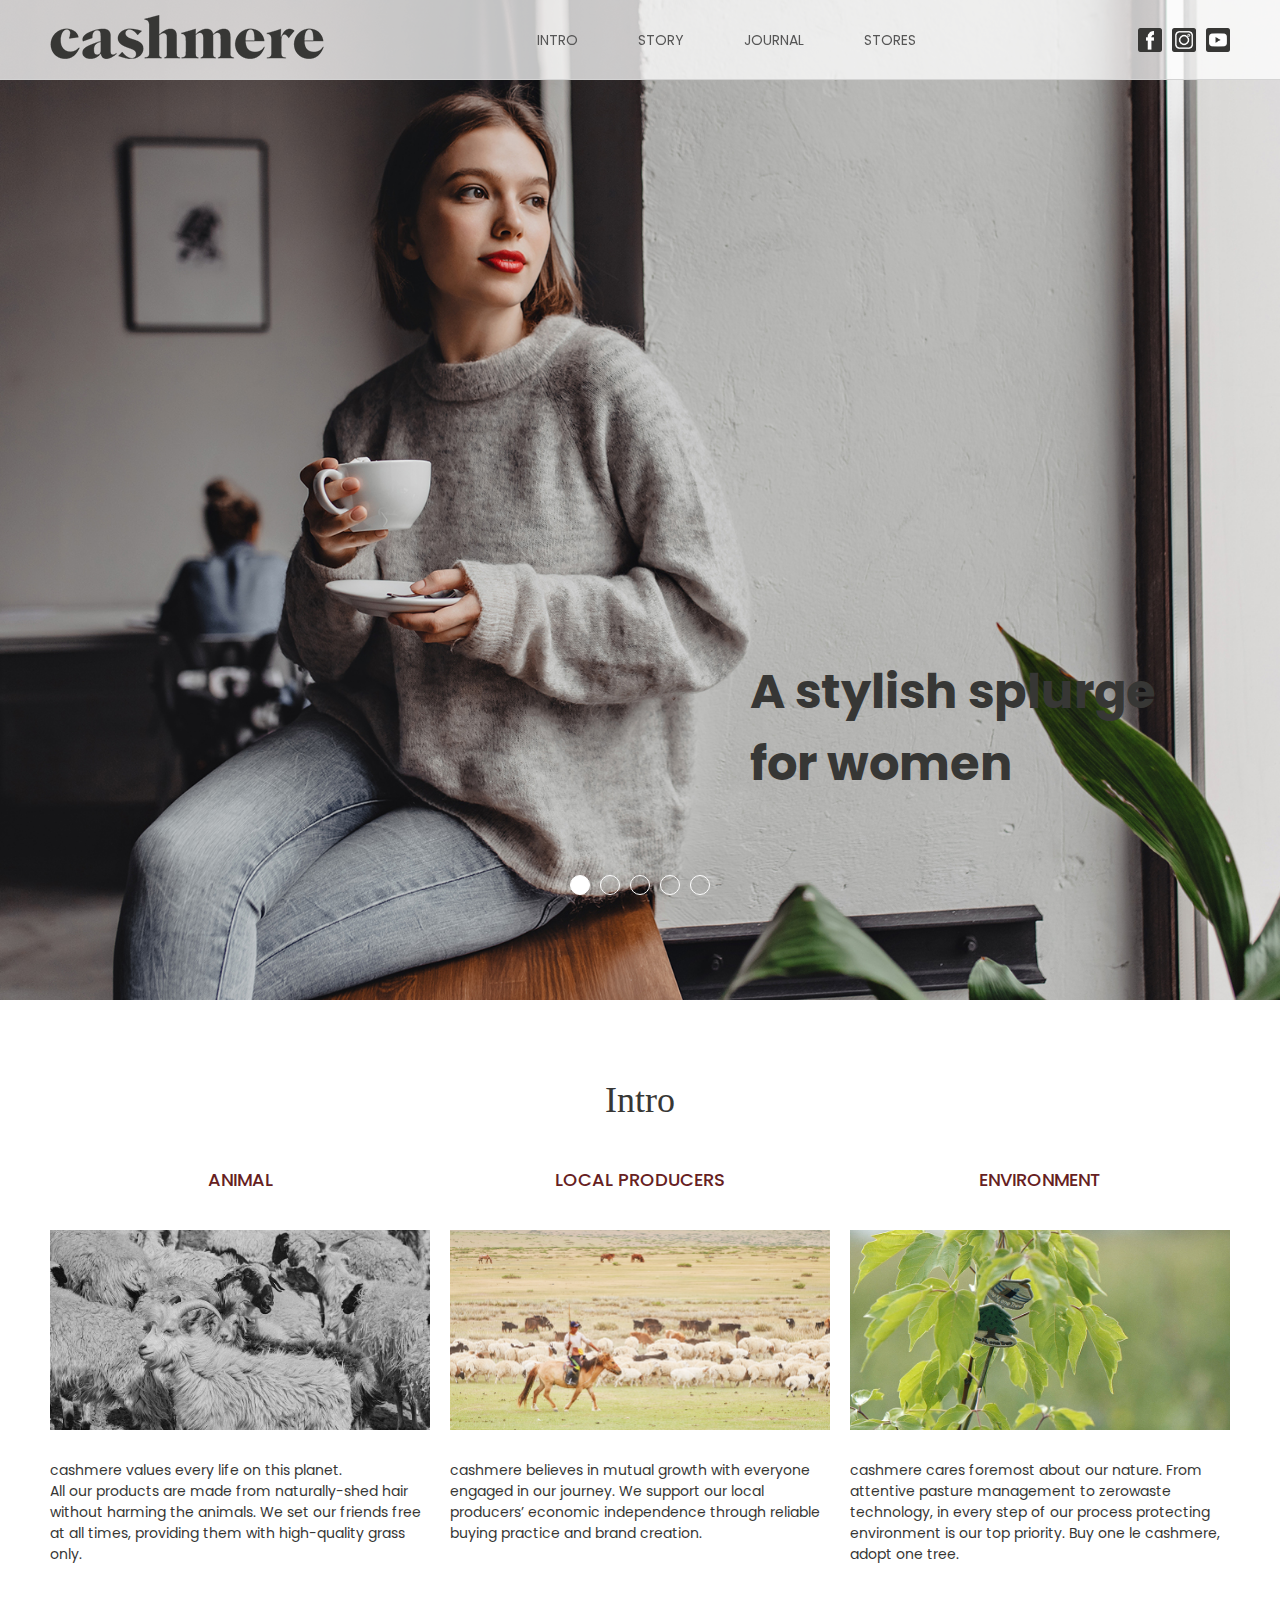
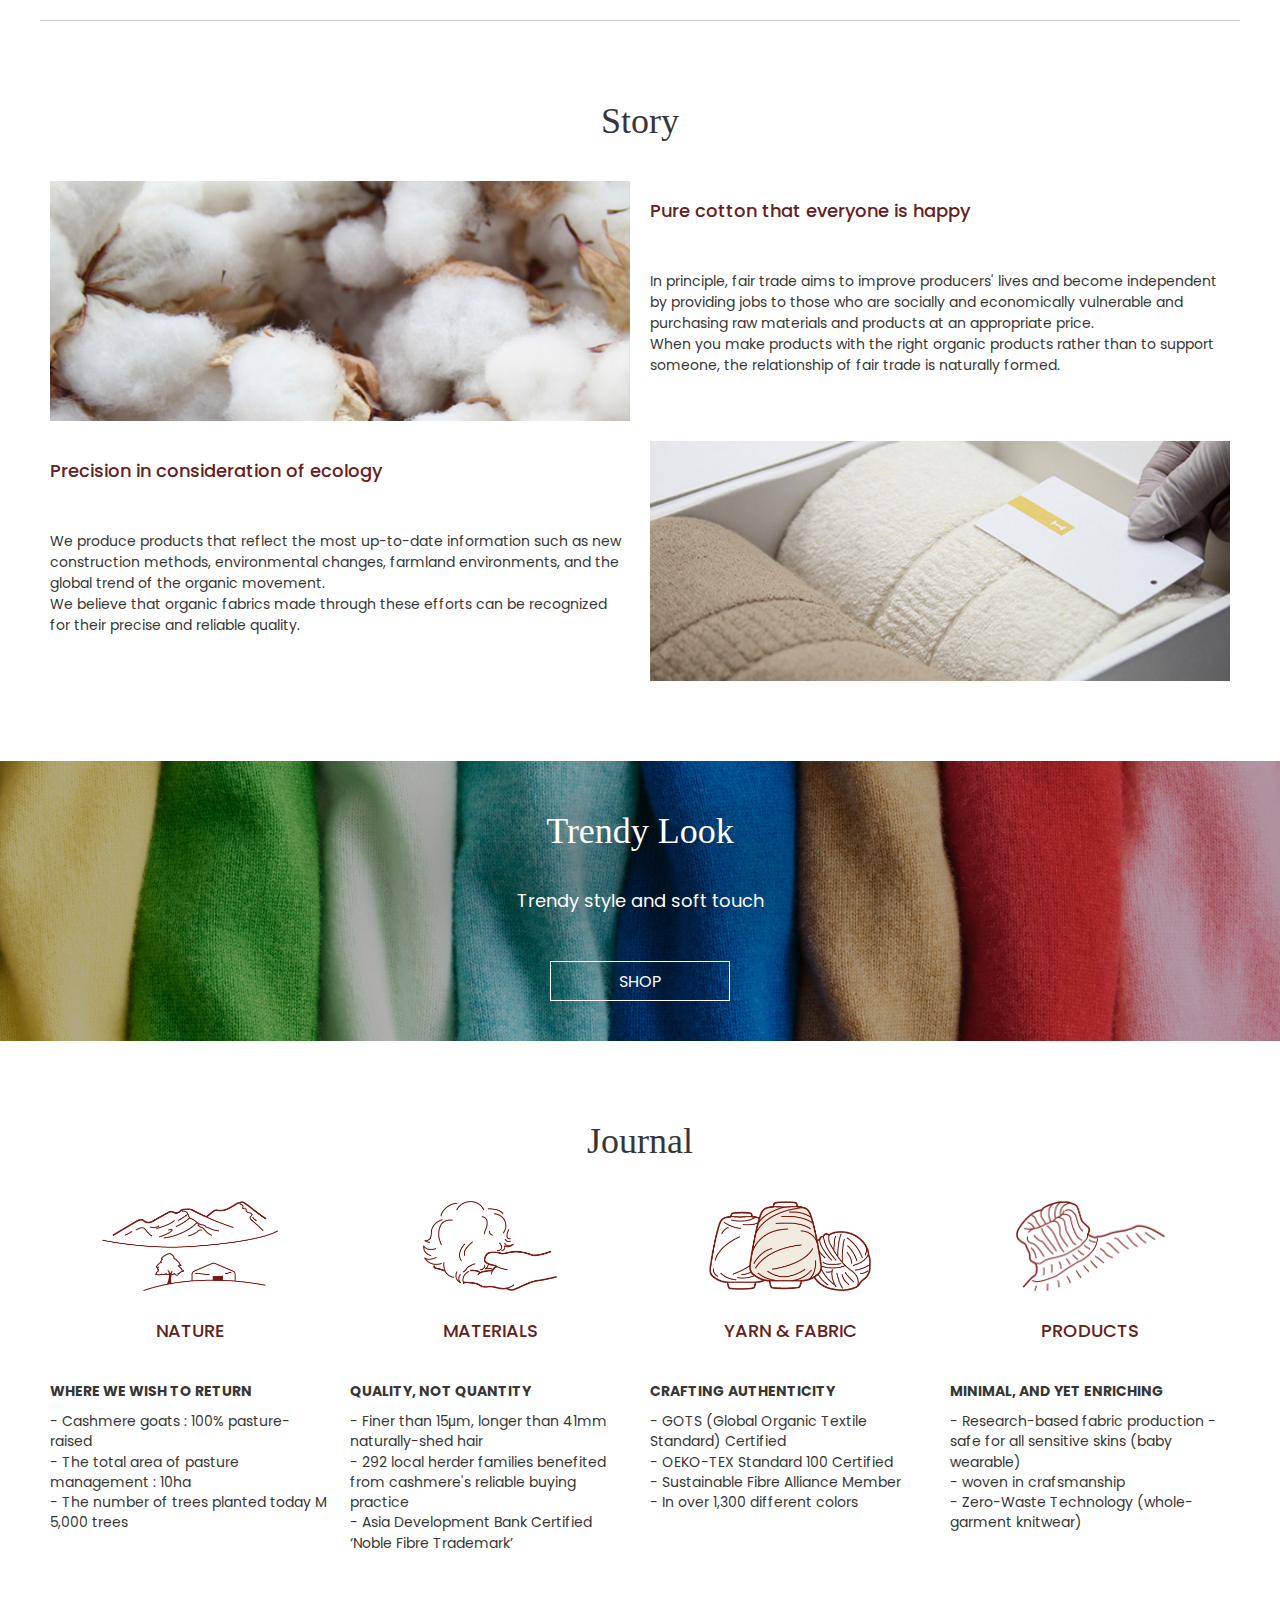
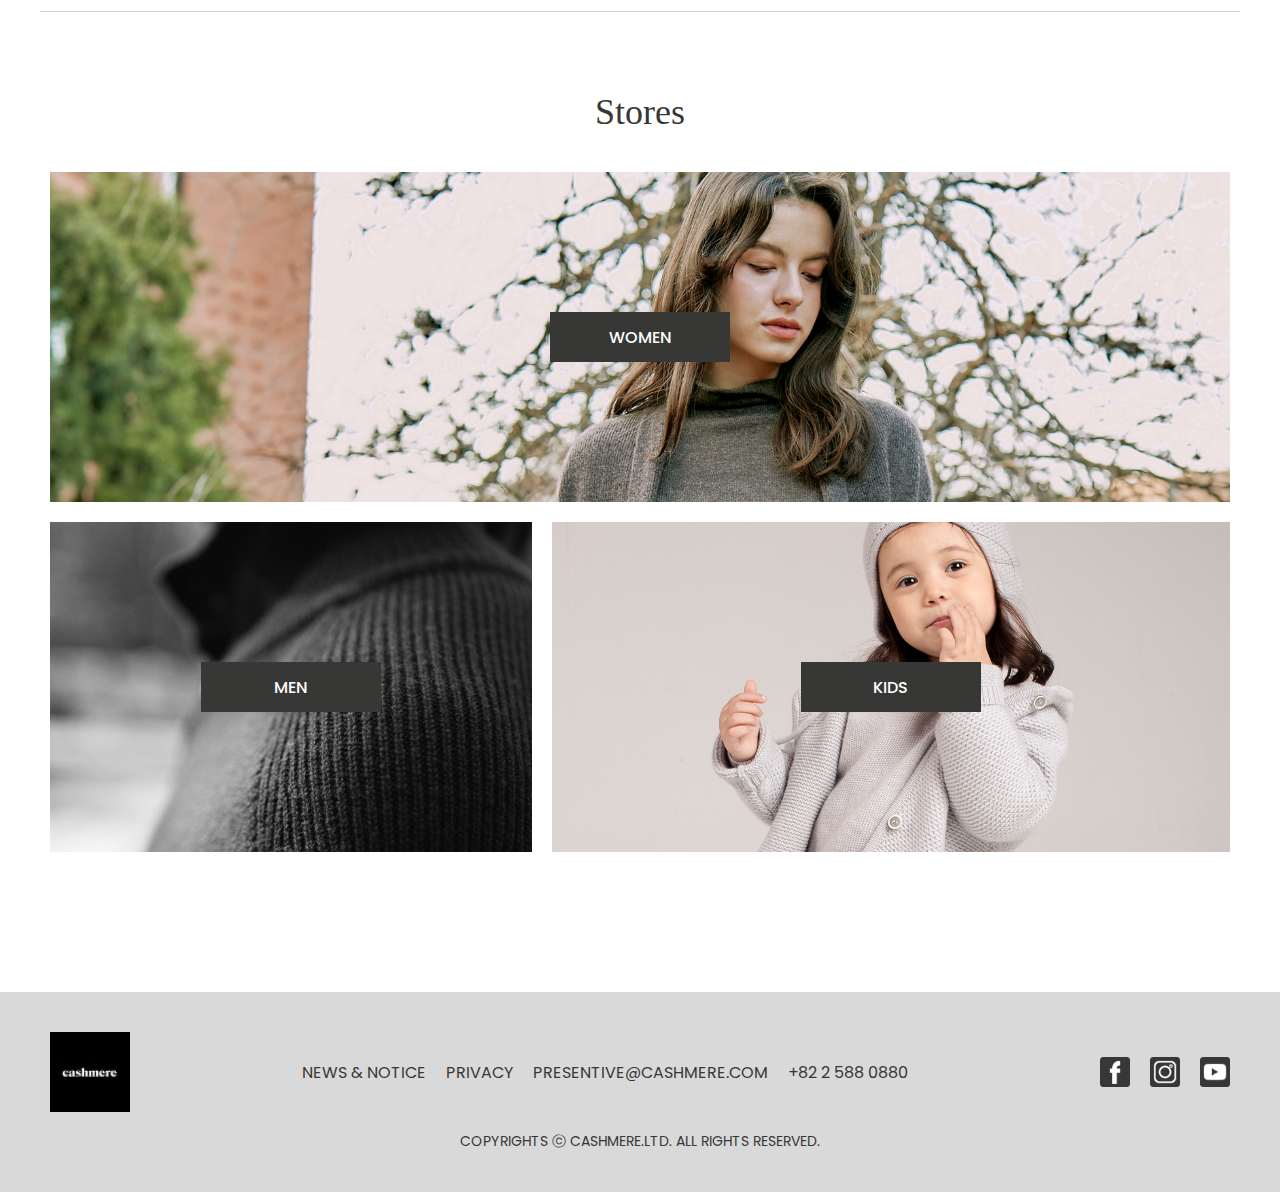
<file: index.html>
<!DOCTYPE html>
<html lang="en">
<head>
    <meta charset="UTF-8">
    <meta http-equiv="X-UA-Compatible" content="IE=edge">
    <meta name="viewport" content="width=device-width, initial-scale=1.0">
    <title>Cashmere</title>
    <link rel="stylesheet" href="./css/style.css">
    <link rel="shortcut icon" href="./img/turtleneck.png" type="image/x-icon">
    <script src="https://ajax.googleapis.com/ajax/libs/jquery/3.6.0/jquery.min.js"></script>
    <script>
        $(document).ready(function(){
            $(".intro").click(function(){
                $("html, body").animate({scrollTop : $("#intro").offset().top - 80}, 1000);
                return false;
            });
            $(".story").click(function(){
                $("html, body").animate({scrollTop : $("#story").offset().top - 80}, 1000);
                return false;
            });
            $(".journal").click(function(){
                $("html, body").animate({scrollTop : $("#journal").offset().top - 80}, 1000);
                return false;
            });

            $(".stores").click(function(){
                $("html, body").animate({scrollTop : $("#stores").offset().top - 80}, 1000);
                return false;
            });
        });
    </script>
</head>
<body>

    <header>
        <div class="head wrap">
            <div class="logo">
                <a href="#"><img src="./img/logo.png" alt=""></a>
            </div>
            <nav>
                <ul>
                    <li><a class="intro" href="#">INTRO</a></li>
                    <li><a class="story" href="#">STORY</a></li>
                    <li><a class="journal" href="#">JOURNAL</a></li>
                    <li><a class="stores" href="#">STORES</a></li>
                </ul>
            </nav>
            <div class="sns">
                <ul>
                    <li><a href="#"><img src="./img/fb_icon.png" onmouseover="this.src='./img/fb_icon_hover.png'" onmouseout="this.src='./img/fb_icon.png'" alt=""></a></li>
                    <li><a href="#"><img src="./img/insta_icon.png" onmouseover="this.src='./img/insta_icon_hover.png'" onmouseout="this.src='./img/insta_icon.png'" alt=""></a></li>
                    <li><a href="#"><img src="./img/youtube_icon.png" onmouseover="this.src='./img/youtube_icon_hover.png'" onmouseout="this.src='./img/youtube_icon.png'" alt=""></a></li>
                </ul>
            </div>
        </div>
    </header>

    <input type="radio" name="slide_btn" id="main1" checked>
    <input type="radio" name="slide_btn" id="main2">
    <input type="radio" name="slide_btn" id="main3">
    <input type="radio" name="slide_btn" id="main4">
    <input type="radio" name="slide_btn" id="main5">
    <main>
        <div class="slide_wrap">
            <div class="slide_bg">
                <div class="s_bg bg1"></div>
                <div class="s_bg bg2"></div>
                <div class="s_bg bg3"></div>
                <div class="s_bg bg4"></div>
                <div class="s_bg bg5"></div>
            </div>
        </div>
        <div class="slide_btn">
            <label class="s_btn1" for="main1"></label>
            <label class="s_btn2" for="main2"></label>
            <label class="s_btn3" for="main3"></label>
            <label class="s_btn4" for="main4"></label>
            <label class="s_btn5" for="main5"></label>
        </div>
        <div class="main_bg wrap">
            <h2>A stylish splurge for women</h2>
        </div>
    </main>

    <section id="sec01">   
        <article id="intro">
            <div class="intro_w wrap">
                <div class="t_title"><h2>Intro</h2></div>
                <div class="cont">
                    <div class="box box1">
                        <div class="title">
                            <h3>ANIMAL</h3>
                        </div>
                        <div class="img"></div>
                        <div class="sub_txt">
                            <p>cashmere values every life on this planet.</p>
                            <p>All our products are made from naturally-shed hair without harming the animals. We set our friends free at all times, providing them with high-quality grass only.</p>
                        </div>
                    </div>
                    <div class="box box2">
                        <div class="title">
                            <h3>LOCAL PRODUCERS</h3>
                        </div>
                        <div class="img"></div>
                        <div class="sub_txt">
                            <p>cashmere believes in mutual growth with everyone engaged in our journey. We support our local producers’ economic independence through reliable buying practice and brand creation.</p>
                        </div>
                    </div>
                    <div class="box box3">
                        <div class="title">
                            <h3>ENVIRONMENT</h3>
                        </div>
                        <div class="img"></div>
                        <div class="sub_txt">
                            <p>cashmere cares foremost about our nature. From attentive pasture management to zerowaste technology, in every step of our process protecting environment is our top priority. Buy one le cashmere, adopt one tree.</p>
                        </div>
                    </div>
                </div>
            </div>
        </article><!-- #intro -->

        <div class="line"></div>

        <article id="story">
            <div class="story_w wrap">
                <div class="t_title"><h2>Story</h2></div>
                <div class="cont">
                    <div class="img img1"></div>
                    <div class="img img2"></div>
                    <div class="sub txt1">
                        <h3>Pure cotton that everyone is happy</h3>
                        <p>In principle, fair trade aims to improve producers' lives and become independent by providing jobs to those who are socially and economically vulnerable and purchasing raw materials and products at an appropriate price.</p>
                        <p>When you make products with the right organic products rather than to support someone, the relationship of fair trade is naturally formed.</p>
                    </div>
                    <div class="sub txt2">
                        <h3>Precision in consideration of ecology</h3>
                        <p>We produce products that reflect the most up-to-date information such as new construction methods, environmental changes, farmland environments, and the global trend of the organic movement.</p>
                        <p>We believe that organic fabrics made through these efforts can be recognized for their precise and reliable quality.</p>
                    </div>
                    
                </div>
            </div>
        </article><!-- #story -->
    </section>

    <section id="sec02">
        <article id="shop">
            <div class="dark">
                <div class="shop_w wrap">
                    <div class="t_title">
                        <h2>Trendy Look</h2>
                        <h3>Trendy style and soft touch</h3>
                    </div>
                    <div class="btn"><a href="#">SHOP</a></div>
                </div>
            </div>
        </article><!-- #shop -->
    </section>

    <section id="sec03">
        <article id="journal">
            <div class="jour_w wrap">
                <div class="t_title"><h2>Journal</h2></div>
                <div class="cont">
                    <div class="box box1">
                        <div class="img"></div>
                        <h3>NATURE</h3>
                        <div class="sub_txt">
                            <h4>WHERE WE WISH TO RETURN</h4>
                            <p>- Cashmere goats : 100% pasture-raised</p>
                            <p>- The total area of pasture management : 10ha</p>
                            <p>- The number of trees planted today M 5,000 trees</p>
                        </div>
                    </div>
                    <div class="box box2">
                        <div class="img"></div>
                        <h3>MATERIALS</h3>
                        <div class="sub_txt">
                            <h4>QUALITY, NOT QUANTITY</h4>
                            <p>- Finer than 15μm, longer than 41mm naturally-shed hair</p>
                            <p>- 292 local herder families benefited from cashmere's reliable buying practice</p>
                            <p>- Asia Development Bank Certified ‘Noble Fibre Trademark’</p>
                        </div>
                    </div>
                    <div class="box box3">
                        <div class="img"></div>
                        <h3>YARN & FABRIC</h3>
                        <div class="sub_txt">
                            <h4>CRAFTING AUTHENTICITY</h4>
                            <p>- GOTS (Global Organic Textile Standard) Certified</p>
                            <p>- OEKO-TEX Standard 100 Certified</p>
                            <p>- Sustainable Fibre Alliance Member</p>
                            <p>- In over 1,300 different colors</p>
                        </div>
                    </div>
                    <div class="box box4">
                        <div class="img"></div>
                        <h3>PRODUCTS</h3>
                        <div class="sub_txt">
                            <h4>MINIMAL, AND YET ENRICHING</h4>
                            <p>- Research-based fabric production - safe for all sensitive skins (baby wearable)</p>
                            <p>- woven in crafsmanship</p>
                            <p>- Zero-Waste Technology (whole-garment knitwear)</p>
                        </div>
                    </div>
                </div>
            </div>
        </article><!-- #journal -->

        <div class="line"></div>

        <article id="stores">
            <div class="stores_w wrap">
                <div class="t_title"><h2>Stores</h2></div>
                <div class="cont">
                    <div class="img women">
                        <div class="dark">
                            <div class="btn"><a href="#">WOMEN</a></div>
                        </div>
                    </div>
                    <div class="img men">
                        <div class="dark">
                            <div class="btn"><a href="#">MEN</a></div>
                        </div>
                    </div>
                    <div class="img kids">
                        <div class="dark">
                            <div class="btn"><a href="#">KIDS</a></div>
                        </div>
                    </div>
                </div>
            </div>
        </article><!-- #stores -->
    </section>

    <footer>
        <div class="footer_w wrap">
            <div class="top">
                <div class="logo">
                    <a href="#"><img src="./img/footer_logo.jpg" alt=""></a>
                </div>
                <div class="info">
                    <ul>
                        <li><a href="#">NEWS & NOTICE</a></li>
                        <li><a href="#">PRIVACY</a></li>
                        <li><a href="#">PRESENTIVE@CASHMERE.COM</a></li>
                        <li>+82 2 588 0880</li>
                    </ul>
                </div>
                <div class="sns">
                    <ul>
                        <li><a href="#"><img src="./img/fb_icon.png" onmouseover="this.src='./img/fb_icon_hover.png'" onmouseout="this.src='./img/fb_icon.png'" alt=""></a></li>
                        <li><a href="#"><img src="./img/insta_icon.png" onmouseover="this.src='./img/insta_icon_hover.png'" onmouseout="this.src='./img/insta_icon.png'" alt=""></a></li>
                        <li><a href="#"><img src="./img/youtube_icon.png" onmouseover="this.src='./img/youtube_icon_hover.png'" onmouseout="this.src='./img/youtube_icon.png'" alt=""></a></li>
                    </ul>
                </div>
            </div><!-- /.top -->

            <div class="copy">
                <p>COPYRIGHTS ⓒ CASHMERE.LTD. ALL RIGHTS RESERVED.</p>
            </div>
        </div>
    </footer>

</body>
</html>
</file>
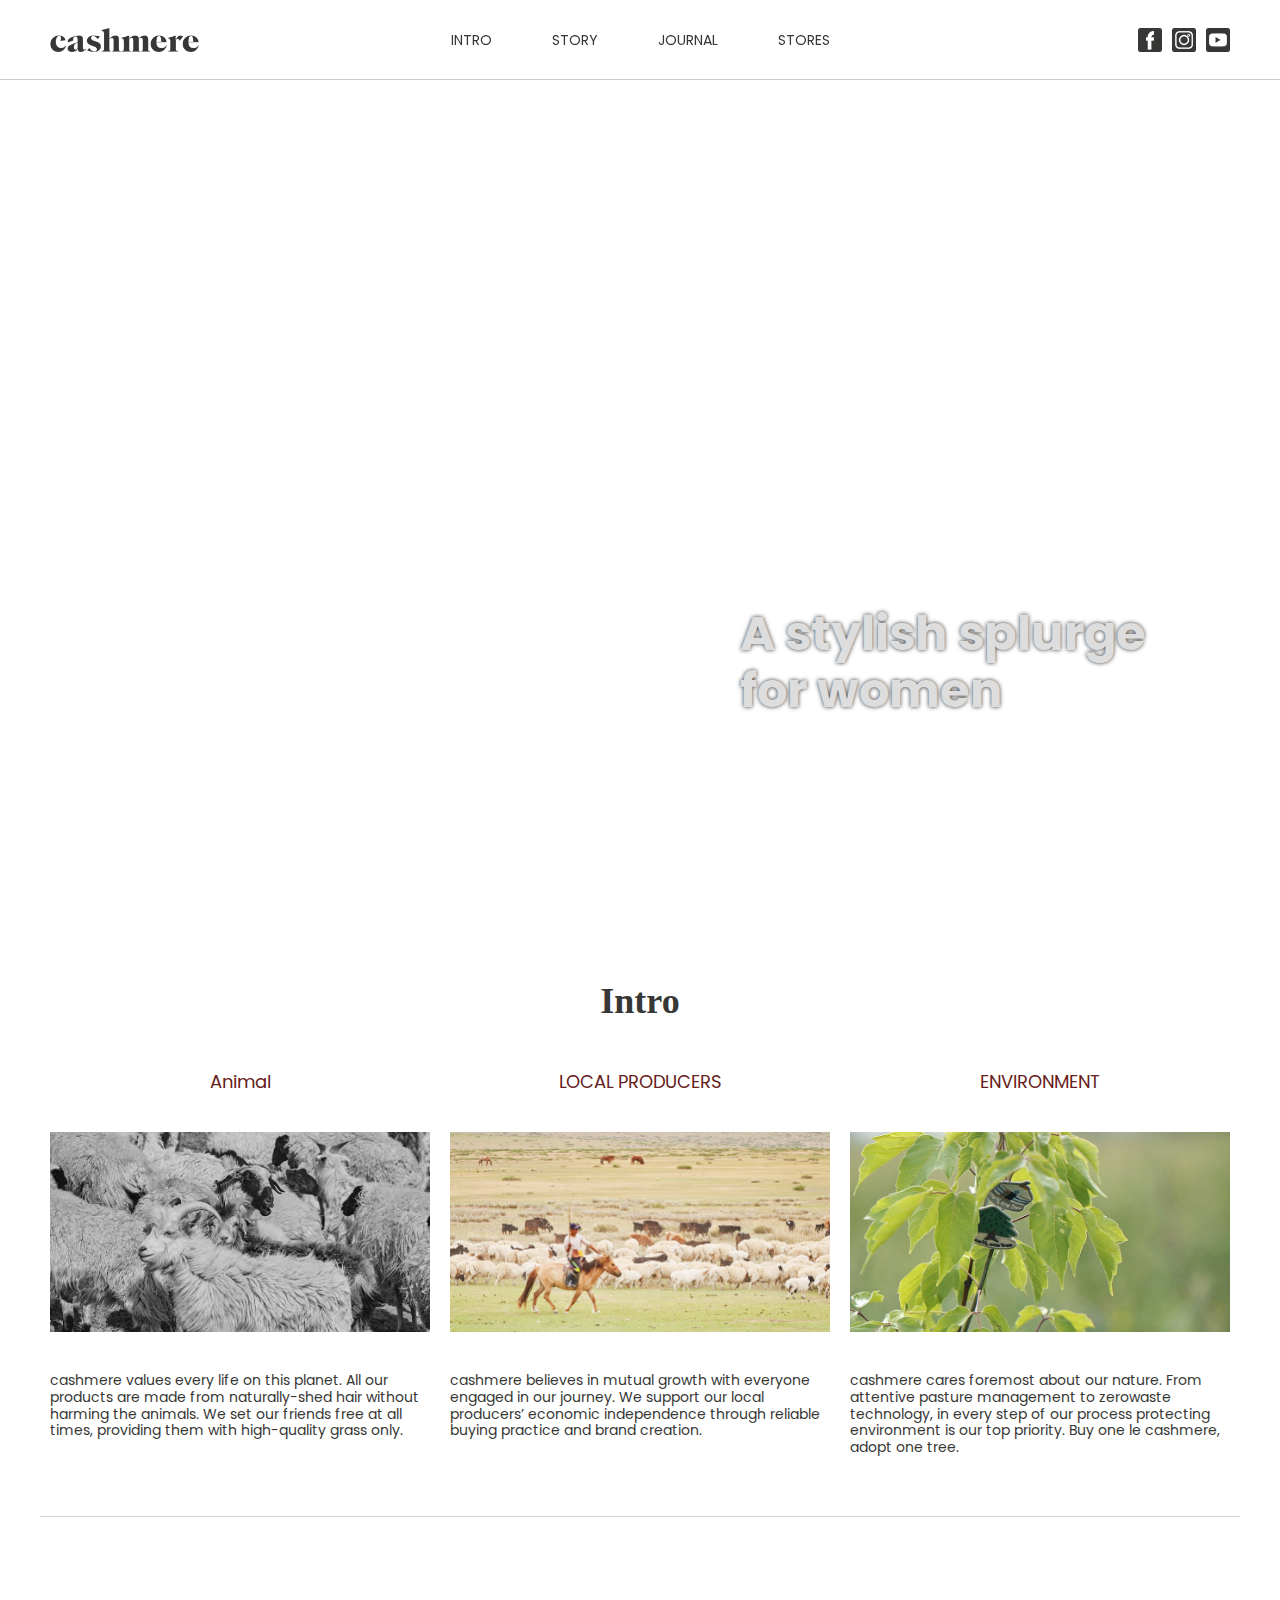
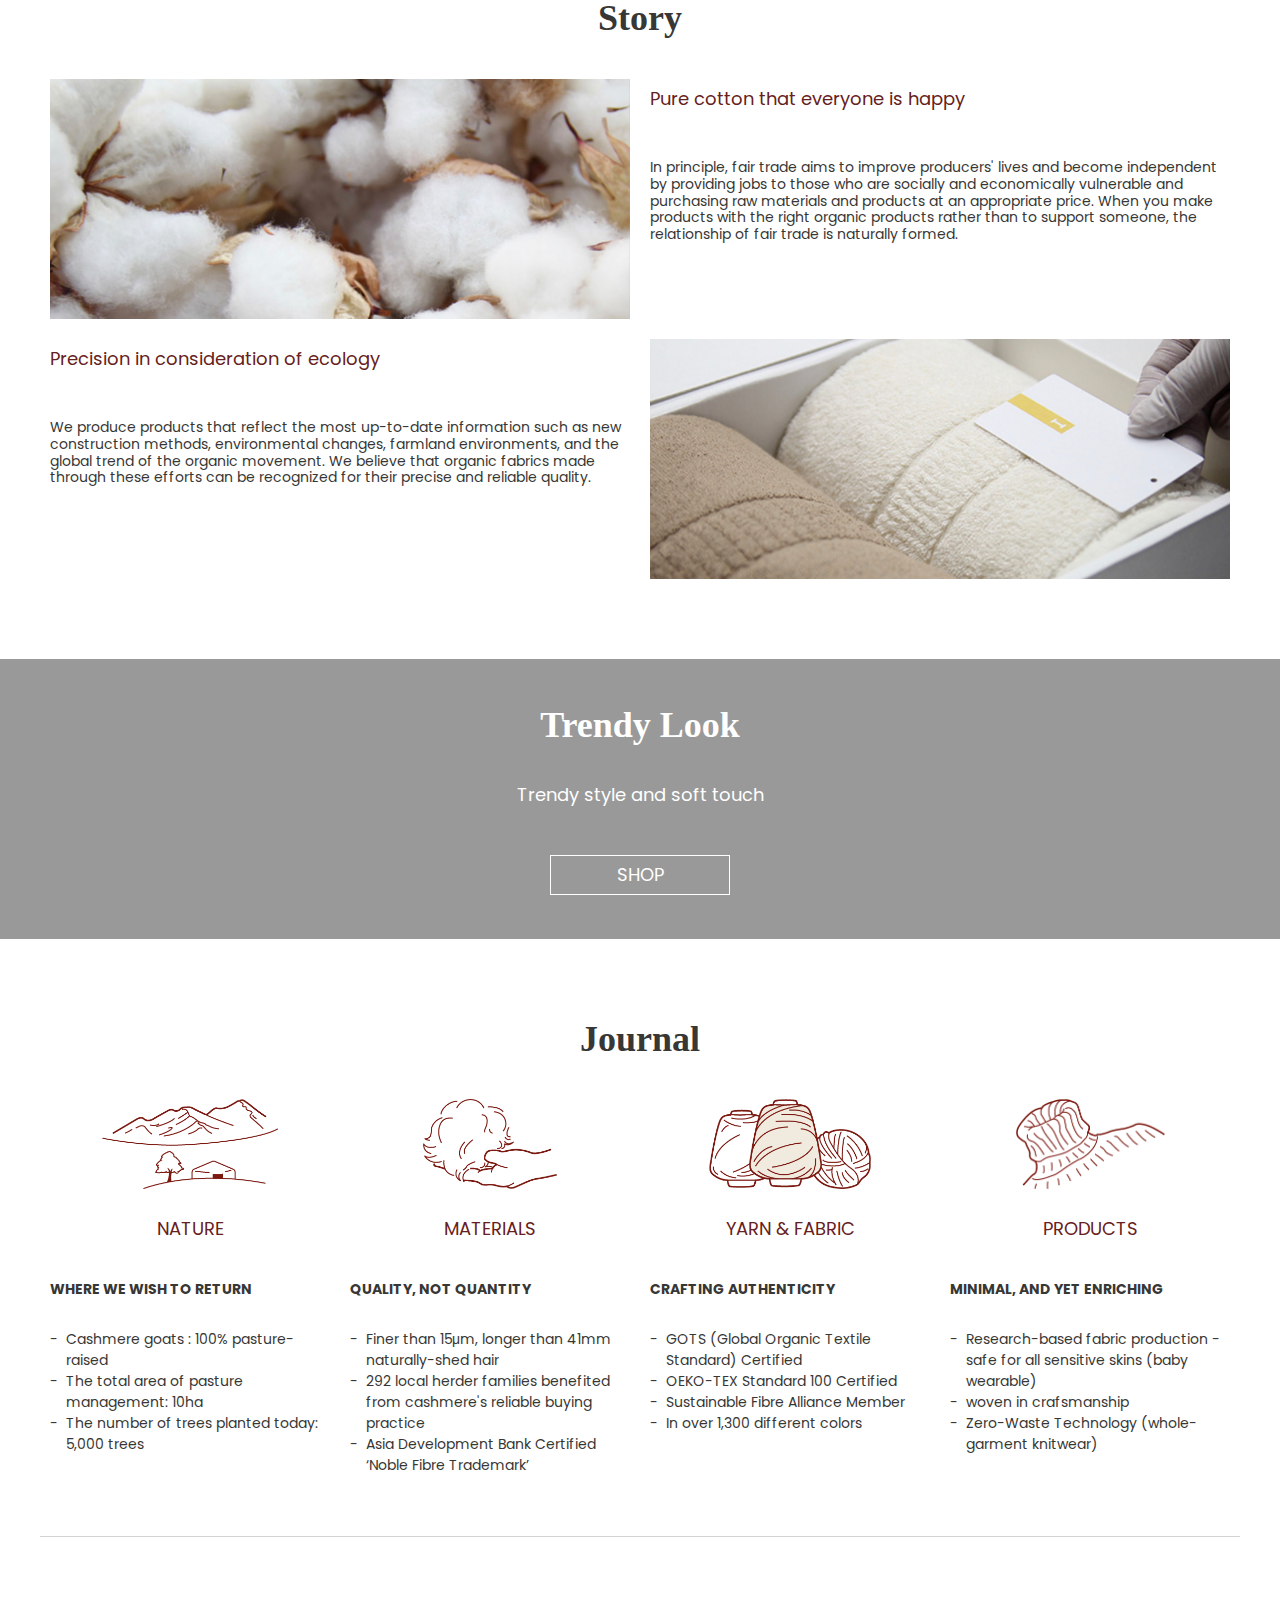
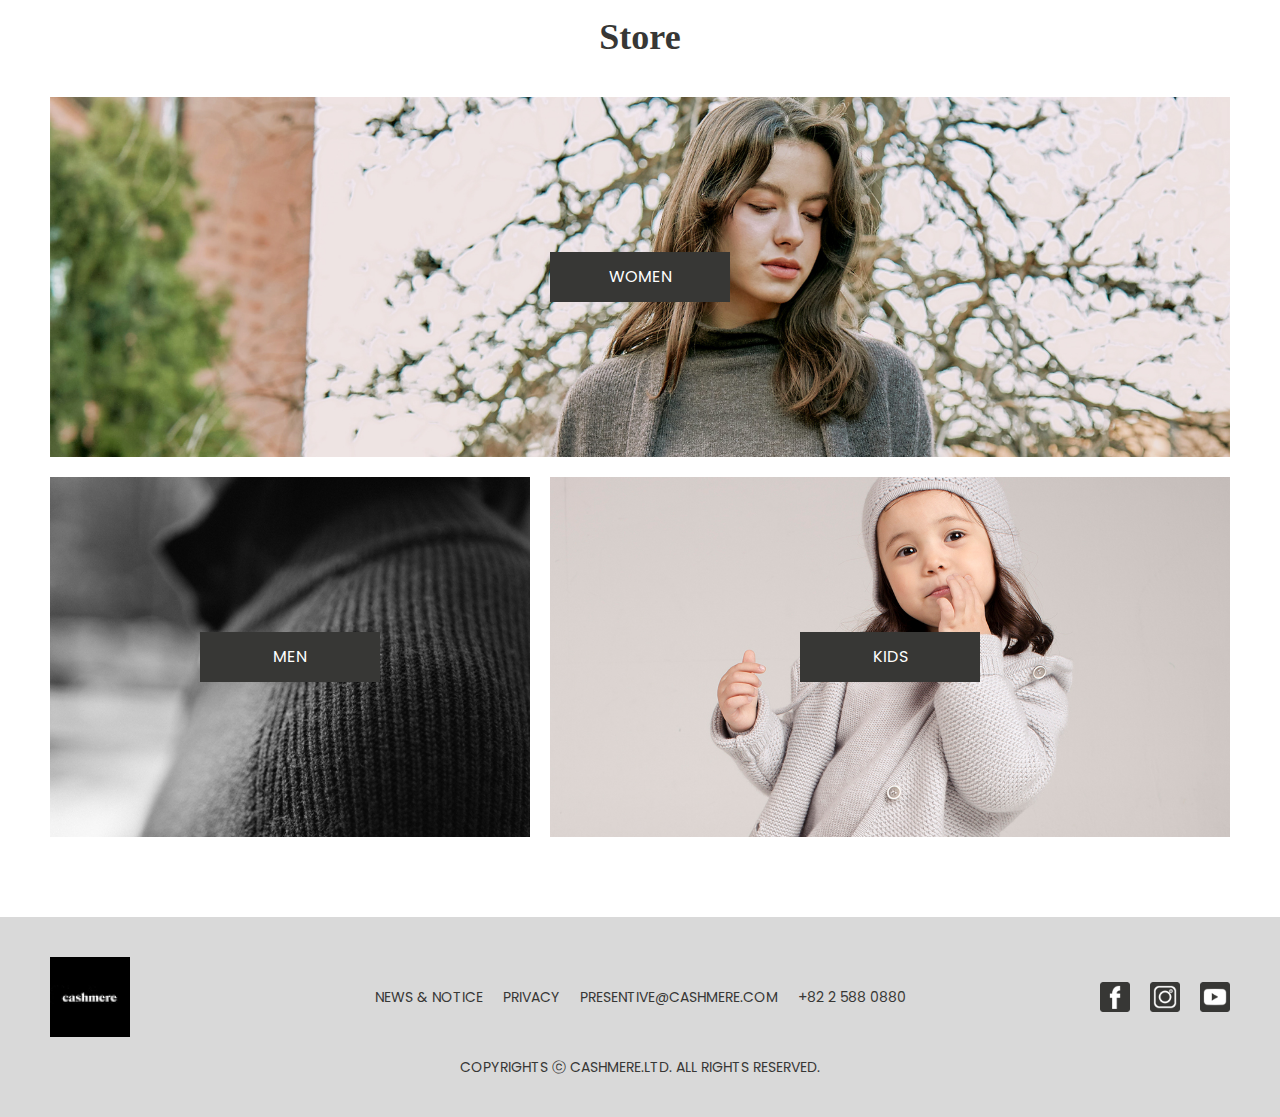
<file: index_an.html>
<!DOCTYPE html>
<html lang="en">
<head>
    <meta charset="UTF-8">
    <meta http-equiv="X-UA-Compatible" content="IE=edge">
    <meta name="viewport" content="width=device-width, initial-scale=1.0">
    <title>CASHMERE</title>
    <link rel="shortcut icon" href="./img/favicon.ico" type="image/x-icon">
    <link rel="stylesheet" href="./fonts/flaticon.css">
    <link rel="stylesheet" href="./css/common.css">
    <link rel="stylesheet" href="./css/index.css">
    <link rel="stylesheet" href="./css/responsive.css">
</head>
<body>
    <header>
        <span class="res_icon" onclick="openMenu();"><i class="flaticon flaticon-menu"></i></span>
        <div class="wrap">
            <div class="logo">
                <a href="#"><img src="./img/logo.png" alt=""></a>
            </div>

            <nav class="menu">
                <span class="res_close" onclick="closeMenu();">×</span>
                <ul>
                    <li><a href="#">Intro</a></li>
                    <li><a href="#">Story</a></li>
                    <li><a href="#">Journal</a></li>
                    <li><a href="#">Stores</a></li>
                </ul>
            </nav>
            <div class="sns">
                <ul>
                    <li><a href="#" target="_blank"></a></li>
                    <li><a href="#" target="_blank"></a></li>
                    <li><a href="#" target="_blank"></a></li>
                </ul>
            </div>
        </div>
    </header>

    <!--애니메이션에 의한 선 로딩(보이지 않음)-->
    <div class="main_loader">
        <div></div>
        <div></div>
        <div></div>
        <div></div>
        <div></div>
    </div>

    <section id="main">
        <div class="wrap">
            <h1>A stylish splurge for women</h1>
        </div>
    </section>

    <section id="cont_01">
        <article>
            <div class="title">
                <h2 class="tit_font">Intro</h2>
            </div>
            <div class="content">
                <!--
                <div class="cont_box">
                    <div class="subject">Animal</div>
                    <div class="img_cont"></div>
                    <p class="txt_cont">cashmere values every life on this planet. All our products are made from naturally-shed hair without harming the animals. We set our friends free at all times, providing them with high-quality grass only.</p>
                </div>
                <div class="cont_box">
                    <div class="subject">LOCAL PRODUCERS</div>
                    <div class="img_cont"></div>
                    <p class="txt_cont">cashmere believes in mutual growth with everyone engaged in our journey. We support our local producers’ economic independence through reliable buying practice and brand creation.</p>
                </div>
                <div class="cont_box">
                    <div class="subject">ENVIRONMENT</div>
                    <div class="img_cont"></div>
                    <p class="txt_cont">cashmere cares foremost about our nature. From attentive pasture management to zerowaste technology, in every step of our process protecting environment is our top priority. Buy one le cashmere, adopt one tree.</p>
                </div>
                -->
            </div>
        </article>

        <article>
            <div class="title">
                <h2 class="tit_font">Story</h2>
            </div>

            <div class="content">
                <!--
                <div class="cont_box">
                    <div class="img_cont"></div>
                    <div class="txt_cont">
                        <h3>Pure cotton that everyone is happy</h3>
                        <p>In principle, fair trade aims to improve producers' lives and become independent by providing jobs to those who are socially and economically vulnerable and purchasing raw materials and products at an appropriate price.
                            When you make products with the right organic products rather than to support someone, the relationship of fair trade is naturally formed.</p>
                    </div>
                </div>
                <div class="cont_box">
                    <div class="img_cont"></div>
                    <div class="txt_cont">
                        <h3>Precision in consideration of ecology</h3>
                        <p>We produce products that reflect the most up-to-date information such as new construction methods, environmental changes, farmland environments, and the global trend of the organic movement.
                            We believe that organic fabrics made through these efforts can be recognized for their precise and reliable quality.
                            </p>
                    </div>
                </div>
                -->
            </div>
        </article>
    </section>

    <section id="banner">
        <div class="dark">
            <div class="cont_center">
                <h2 class="tit_font">Trendy Look</h2>
                <p>Trendy style and soft touch</p>
                <a href=""><span>shop</span></a>
            </div>
        </div>
    </section>


    <section id="cont_02">
        <article>
            <div class="title">
                <h2 class="tit_font">Journal</h2>
            </div>
            <div class="content">
                <div class="cont_box">
                    <div class="img_part"></div>
                    <div class="txt_part">
                        <h3>Nature</h3>
                        <h4>WHERE WE WISH TO RETURN</h4>
                        <div class="detail">
                            <p>Cashmere goats : 100% pasture-raised</p>
                            <p>The total area of pasture management: 10ha</p>
                            <p>The number of trees planted today: 5,000 trees</p>
                        </div>
                    </div>
                </div>
                <div class="cont_box">
                    <div class="img_part"></div>
                    <div class="txt_part">
                        <h3>Materials</h3>
                        <h4>QUALITY, NOT QUANTITY</h4>
                        <div class="detail">
                            <p>Finer than 15μm, longer than 41mm naturally-shed hair</p>
                            <p>292 local herder families benefited from cashmere's reliable buying practice</p>
                            <p>Asia Development Bank Certified ‘Noble Fibre Trademark’</p>
                        </div>
                    </div>
                </div>
                <div class="cont_box">
                    <div class="img_part"></div>
                    <div class="txt_part">
                        <h3>Yarn & Fabric</h3>
                        <h4>CRAFTING AUTHENTICITY</h4>
                        <div class="detail">
                            <p>GOTS (Global Organic Textile Standard) Certified</p>
                            <p>OEKO-TEX Standard 100 Certified</p>
                            <p>Sustainable Fibre Alliance Member</p>
                            <p>In over 1,300 different colors</p>
                        </div>
                    </div>
                </div>
                <div class="cont_box">
                    <div class="img_part"></div>
                    <div class="txt_part">
                        <h3>Products</h3>
                        <h4>MINIMAL, AND YET ENRICHING</h4>
                        <div class="detail">
                            <p>Research-based fabric production - safe for all sensitive skins (baby wearable)</p>
                            <p>woven in crafsmanship</p>
                            <p>Zero-Waste Technology (whole-garment knitwear)</p>
                        </div>
                    </div>
                </div>
            </div>
            
        </article>
        <article>
            <div class="title">
                <h2 class="tit_font">Store</h2>
            </div>
            <div class="content">
                <div class="cont_box">
                    <div class="store_bg"></div>
                    <a href="">women</a>
                </div>
                <div class="cont_box">
                    <div class="store_bg"></div>
                    <a href="">men</a>
                </div>
                <div class="cont_box">
                    <div class="store_bg"></div>
                    <a href="">kids</a>
                </div>
            </div>

        </article>
    </section>

    <footer>
        <div class="wrap">
            <div class="f_main">
                <div class="f_logo">
                    <img src="./img/footer_logo.jpg" alt="footer logo">
                </div>
                <div class="f_info">
                    <ul>
                        <li><a href="#">NEWS & NOTICE</a></li>
                        <li><a href="#">PRIVACY</a></li>
                        <li><a href="mailto:PRESENTIVE@CASHMERE.COM">PRESENTIVE@CASHMERE.COM</a></li>
                        <li><a href="tel:0082025880880">+82 2 588 0880</a></li>
                    </ul>
                </div>
                <div class="f_sns">
                    <ul>
                        <li><a href="#" target="_blank"></a></li>
                        <li><a href="#" target="_blank"></a></li>
                        <li><a href="#" target="_blank"></a></li>
                    </ul>
                </div>
            </div>
            <p class="copyrights">COPYRIGHTS ⓒ CASHMERE.LTD. ALL RIGHTS RESERVED.</p>
        </div>
    </footer>


    <script src="./js/script.js"></script>
</body>
</html>
</file>
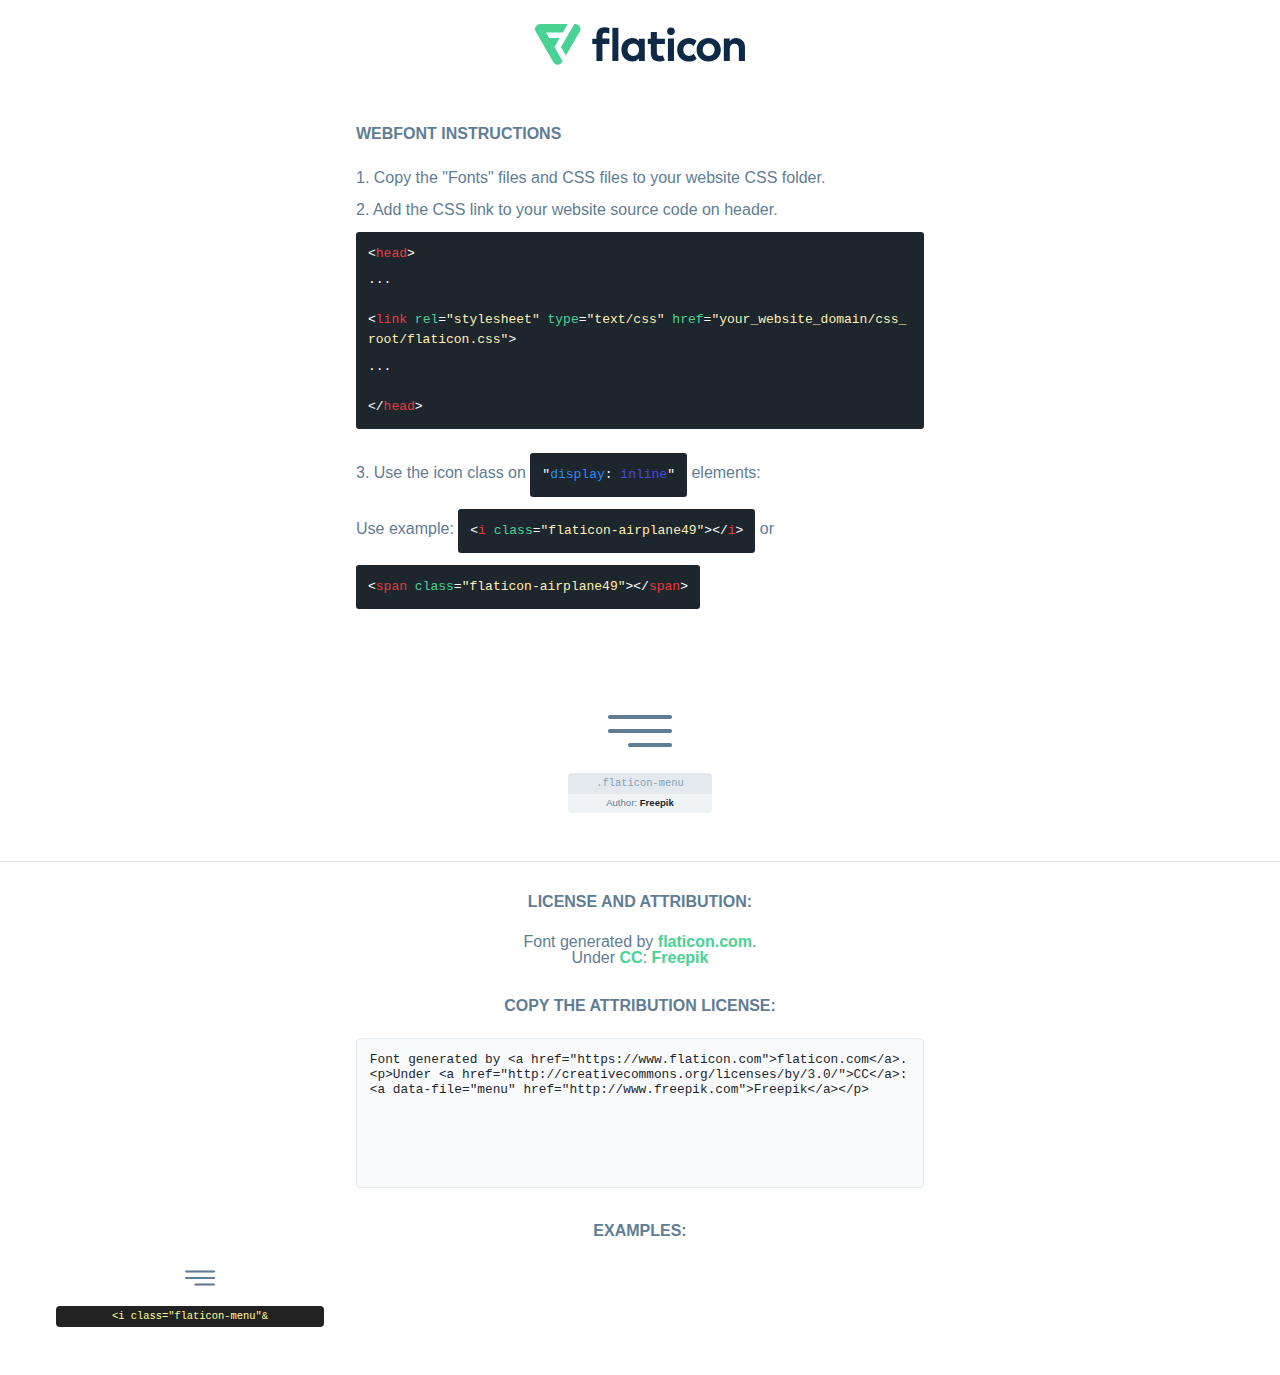
<file: fonts/flaticon.html>
<!DOCTYPE html>
<html lang="en">
<head>
    <title>Flaticon Webfont</title>
    <link rel="stylesheet" type="text/css" href="flaticon.css"/>
    <meta charset="UTF-8">
    <style>
        html, body, div, span, applet, object, iframe,
        h1, h2, h3, h4, h5, h6, p, blockquote, pre,
        a, abbr, acronym, address, big, cite, code,
        del, dfn, em, img, ins, kbd, q, s, samp,
        small, strike, strong, sub, sup, tt, var,
        b, u, i, center,
        dl, dt, dd, ol, ul, li,
        fieldset, form, label, legend,
        table, caption, tbody, tfoot, thead, tr, th, td,
        article, aside, canvas, details, embed,
        figure, figcaption, footer, header, hgroup,
        menu, nav, output, ruby, section, summary,
        time, mark, audio, video {
            margin: 0;
            padding: 0;
            border: 0;
            font-size: 100%;
            font: inherit;
            vertical-align: baseline;
        }

        /* HTML5 display-role reset for older browsers */
        article, aside, details, figcaption, figure,
        footer, header, hgroup, menu, nav, section {
            display: block;
        }

        body {
            line-height: 1;
        }

        ol, ul {
            list-style: none;
        }

        blockquote, q {
            quotes: none;
        }

        blockquote:before, blockquote:after,
        q:before, q:after {
            content: '';
            content: none;
        }

        table {
            border-collapse: collapse;
            border-spacing: 0;
        }

        body {
            font-family: Helvetica, Arial, sans-serif;
            font-size: 16px;
            color: #5f7d95;
        }

        a {
            color: #4AD295;
            font-weight: bold;
            text-decoration: none;
        }

        * {
            -moz-box-sizing: border-box;
            -webkit-box-sizing: border-box;
            box-sizing: border-box;
            margin: 0;
            padding: 0;
        }

        [class^="flaticon-"]:before, [class*=" flaticon-"]:before, [class^="flaticon-"]:after, [class*=" flaticon-"]:after {
            font-family: Flaticon;
            font-size: 30px;
            font-style: normal;
            margin-left: 20px;
            color: #333;
        }

        .wrapper {
            max-width: 600px;
            margin: auto;
            padding: 0 1em;
        }

        .title {
            margin-bottom: 24px;
            text-transform: uppercase;
            font-weight: bold;
        }

        header {
            text-align: center;
            padding: 24px;
        }

        header .logo {
            width: 210px;
            height: auto;
            border: none;
            display: inline-block;
        }

        header strong {
            font-size: 28px;
            font-weight: 500;
            vertical-align: middle;
        }

        .demo {
            margin: 2em auto;
            line-height: 1.25em;
        }

        .demo ul li {
            margin-bottom: 12px;
        }

        .demo ul li code {
            background-color: #1D262D;
            border-radius: 3px;
            padding: 12px;
            display: inline-block;
            color: #fff;
            font-family: Consolas, Monaco, Lucida Console, Liberation Mono, DejaVu Sans Mono, Bitstream Vera Sans Mono, Courier New, monospace;
            font-weight: lighter;
            margin-top: 12px;
            font-size: 13px;
            word-break: break-all;
        }

        .demo ul li code .red {
            color: #EC3A3B;
        }

        .demo ul li code .green {
            color: #4AD295;
        }

        .demo ul li code .yellow {
            color: #FFEEB6;
        }

        .demo ul li code .blue {
            color: #2C8CF4;
        }

        .demo ul li code .purple {
            color: #4949E7;
        }

        .demo ul li code .dots {
            margin-top: 0.5em;
            display: block;
        }

        #glyphs {
            border-bottom: 1px solid #E3E9ED;
            padding: 2em 0;
            text-align: center;
        }

        .glyph {
            display: inline-block;
            width: 9em;
            margin: 1em;
            text-align: center;
            vertical-align: top;
            background: #FFF;
        }

        .glyph .flaticon {
            padding: 10px;
            display: block;
            font-family: "Flaticon";
            font-size: 64px;
            line-height: 1;
        }

        .glyph .flaticon:before {
            font-size: 64px;
            color: #5f7d95;
            margin-left: 0;
        }

        .class-name {
            font-size: 0.65em;
            background-color: #E3E9ED;
            color: #869FB2;
            border-radius: 4px 4px 0 0;
            padding: 0.5em;
            font-family: Consolas, Monaco, Lucida Console, Liberation Mono, DejaVu Sans Mono, Bitstream Vera Sans Mono, Courier New, monospace;
        }

        .author-name {
            font-size: 0.6em;
            background-color: #EFF3F6;
            border-top: 0;
            border-radius: 0 0 4px 4px;
            padding: 0.5em;
        }

        .author-name a {
            color: #1D262D;
        }

        .class-name:last-child {
            font-size: 10px;
            color: #888;
        }

        .class-name:last-child a {
            font-size: 10px;
            color: #555;
        }

        .glyph > input {
            display: block;
            width: 100px;
            margin: 5px auto;
            text-align: center;
            font-size: 12px;
            cursor: text;
        }

        .glyph > input.icon-input {
            font-family: "Flaticon";
            font-size: 16px;
            margin-bottom: 10px;
        }

        .attribution .title {
            margin-top: 2em;
        }

        .attribution textarea {
            background-color: #F8FAFB;
            color: #1D262D;
            padding: 1em;
            border: none;
            box-shadow: none;
            border: 1px solid #E3E9ED;
            border-radius: 4px;
            resize: none;
            width: 100%;
            height: 150px;
            font-size: 0.8em;
            font-family: Consolas, Monaco, Lucida Console, Liberation Mono, DejaVu Sans Mono, Bitstream Vera Sans Mono, Courier New, monospace;
            -webkit-appearance: none;
        }

        .attribution textarea:hover {
            border-color: #CFD9E0;
        }

        .attribution textarea:focus {
            border-color: #4AD295;
        }

        .iconsuse {
            margin: 2em auto;
            text-align: center;
            max-width: 1200px;
        }

        .iconsuse:after {
            content: '';
            display: table;
            clear: both;
        }

        .iconsuse .image {
            float: left;
            width: 25%;
            padding: 0 1em;
        }

        .iconsuse .image p {
            margin-bottom: 1em;
        }

        .iconsuse .image span {
            display: block;
            font-size: 0.65em;
            background-color: #222;
            color: #fff;
            border-radius: 4px;
            padding: 0.5em;
            color: #FFFF99;
            margin-top: 1em;
            font-family: Consolas, Monaco, Lucida Console, Liberation Mono, DejaVu Sans Mono, Bitstream Vera Sans Mono, Courier New, monospace;
        }

        .flaticon:before {
            color: #5f7d95;
        }

        #footer {
            text-align: center;
            background-color: #1D262D;
            color: #869FB2;
            padding: 12px;
            font-size: 14px;
        }

        #footer a {
            font-weight: normal;
        }

        @media (max-width: 960px) {
            .iconsuse .image {
                width: 50%;
            }
        }

        .preview {
            width: 100px;
            display: inline-block;
            margin: 10px;
        }

        .preview .inner {
            display: inline-block;
            width: 100%;
            text-align: center;
            background: #f5f5f5;
            -webkit-border-radius: 3px 3px 0 0;
            -moz-border-radius: 3px 3px 0 0;
            border-radius: 3px 3px 0 0;
        }

        .preview .inner  {
            line-height: 85px;
            font-size: 40px;
            color: #333;
        }

        .label {
            display: inline-block;
            width: 100%;
            box-sizing: border-box;
            padding: 5px;
            font-size: 10px;
            font-family: Monaco, monospace;
            color: #666;
            white-space: nowrap;
            overflow: hidden;
            text-overflow: ellipsis;
            background: #ddd;
            -webkit-border-radius: 0 0 3px 3px;
            -moz-border-radius: 0 0 3px 3px;
            border-radius: 0 0 3px 3px;
            color: #666;
        }
    </style>
</head>
<body>
    <header>
        <a href="https://www.flaticon.com/" target="_blank" class="logo">
            <svg xmlns="http://www.w3.org/2000/svg" viewBox="0 0 394.3 76.5">
                <path d="M156.6,69.4H145.3V7.1h11.3Z" style="fill:#0e2a47"/>
                <path d="M206.2,69.4h-11V64.8a15.4,15.4,0,0,1-12.6,5.7c-11.6,0-20.3-9.5-20.3-22.1s8.8-22.1,20.3-22.1a15.4,15.4,0,0,1,12.6,5.8V27.5h11Zm-32.4-21c0,6.4,4.2,11.6,10.8,11.6s10.8-4.9,10.8-11.6-4.4-11.6-10.8-11.6S173.9,42,173.9,48.4Z"
                      style="fill:#0e2a47"/>
                <path d="M262.5,13.7a7.2,7.2,0,0,1-14.4,0,7.2,7.2,0,1,1,14.4,0ZM261,69.4H249.6v-42H261Z"
                      style="fill:#0e2a47"/>
                <path id="_Trazado_" data-name="&lt;Trazado&gt;"
                      d="M139.6,17.8a16.6,16.6,0,0,0-8-1.4c-3.2.4-4.9,2-4.9,5.9v5.1h13V37.5h-13v32H115.4v-32h-7.8v-10h7.8V22.2c0-9.9,5.2-16.3,15-16.3a23.4,23.4,0,0,1,9.3,1.8Z"
                      style="fill:#0e2a47"/>
                <path d="M235.1,60c-3.5,0-6.3-1.9-6.3-7.1V37.5H244v-10H228.8V15H217.5V27.5h-5.7v10h5.7V53.7c0,10.9,5.3,16.8,15.7,16.8A22.9,22.9,0,0,0,244,68l-4.3-9.1A12.3,12.3,0,0,1,235.1,60Z"
                      style="fill:#0e2a47"/>
                <path d="M348.9,48.4c0,12.6-9.7,22.1-22.7,22.1s-22.7-9.4-22.7-22.1,9.6-22.1,22.7-22.1S348.9,35.8,348.9,48.4Zm-33.9,0c0,6.8,4.8,11.6,11.1,11.6s11.2-4.8,11.2-11.6-4.8-11.6-11.2-11.6S315.1,41.6,315.1,48.4Z"
                      style="fill:#0e2a47"/>
                <path d="M394.3,42.7V69.4H382.9V46.3c0-6.1-3-9.4-8.2-9.4s-8.9,3.2-8.9,9.5v23H354.6v-42h11v4.9c3-4.5,7.6-6.1,12.3-6.1C387.5,26.3,394.3,33,394.3,42.7Z"
                      style="fill:#0e2a47"/>
                <path d="M298,55.7h0a12.4,12.4,0,0,1-8.2,4.2h-.9l-1.8-.2a10,10,0,0,1-7.4-5.6,13.2,13.2,0,0,1-1.2-5.8,13,13,0,0,1,1.3-5.9,10.1,10.1,0,0,1,7.5-5.5h2.4a11.7,11.7,0,0,1,8.3,4.2l5.5-9.6a19.9,19.9,0,0,0-8.1-4.3,23.4,23.4,0,0,0-6.1-.8,25.2,25.2,0,0,0-7.5,1.1,20.9,20.9,0,0,0-8,4.6,21.9,21.9,0,0,0-6.8,16.4,21.9,21.9,0,0,0,6.7,16.3,20.9,20.9,0,0,0,8,4.6,25.2,25.2,0,0,0,7.7,1.2,23.6,23.6,0,0,0,6.2-.8,20,20,0,0,0,8.1-4.4Z"
                      style="fill:#0e2a47"/>
                <path d="M46.3,26.5H26.9L20.8,16H52.4L61.6,0H9.4A9.3,9.3,0,0,0,1.3,4.7a9.3,9.3,0,0,0,0,9.4L34.6,71.8a9.4,9.4,0,0,0,16.2,0l1.1-1.9L36.6,43.3Z"
                      style="fill:#4ad295"/>
                <path d="M84.2,4.7A9.3,9.3,0,0,0,76.1,0H73.8l-25,43.3,9.2,16L84.2,14A9.3,9.3,0,0,0,84.2,4.7Z"
                      style="fill:#4ad295"/>
            </svg>
        </a>
    </header>
    <section class="demo wrapper">

        <p class="title">Webfont Instructions</p>

        <ul>
            <li>
                <span class="num">1. </span>Copy the "Fonts" files and CSS files to your website CSS folder.
            </li>
            <li>
                <span class="num">2. </span>Add the CSS link to your website source code on header.
                <code class="big">
                    &lt;<span class="red">head</span>&gt;
                    <br/><span class="dots">...</span>
                    <br/>&lt;<span class="red">link</span> <span class="green">rel</span>=<span
                        class="yellow">"stylesheet"</span> <span class="green">type</span>=<span
                        class="yellow">"text/css"</span> <span class="green">href</span>=<span class="yellow">"your_website_domain/css_root/flaticon.css"</span>&gt;
                    <br/><span class="dots">...</span>
                    <br/>&lt;/<span class="red">head</span>&gt;
                </code>
            </li>

            <li>
                <p>
                    <span class="num">3. </span>Use the icon class on <code>"<span class="blue">display</span>:<span
                        class="purple"> inline</span>"</code> elements:
                    <br/>
                    Use example: <code>&lt;<span class="red">i</span> <span class="green">class</span>=<span class="yellow">&quot;flaticon-airplane49&quot;</span>&gt;&lt;/<span
                        class="red">i</span>&gt;</code> or <code>&lt;<span class="red">span</span> <span
                        class="green">class</span>=<span class="yellow">&quot;flaticon-airplane49&quot;</span>&gt;&lt;/<span
                        class="red">span</span>&gt;</code>
            </li>
        </ul>

    </section>
    <section id="glyphs">
            <div class="glyph">
                <i class="flaticon flaticon-menu"></i>
                <div class="class-name">.flaticon-menu</div>
                <div class="author-name">Author: <a data-file="menu" href="http://www.freepik.com">Freepik</a> </div>
            </div>

    </section>

    <section class="attribution wrapper"   style="text-align:center;">

        <div class="title">License and attribution:</div><div class="attrDiv">Font generated by <a href="https://www.flaticon.com">flaticon.com</a>. <div><p>Under <a href="http://creativecommons.org/licenses/by/3.0/">CC</a>: <a data-file="menu" href="http://www.freepik.com">Freepik</a></p>  </div>
        </div>
        <div class="title">Copy the Attribution License:</div>

        <textarea onclick="this.focus();this.select();">Font generated by &lt;a href=&quot;https://www.flaticon.com&quot;&gt;flaticon.com&lt;/a&gt;. <p>Under <a href="http://creativecommons.org/licenses/by/3.0/">CC</a>: <a data-file="menu" href="http://www.freepik.com">Freepik</a></p> 
        </textarea>

    </section>

    <section class="iconsuse">

        <div class="title">Examples:</div>
            <div class="image">
                <p>
                    <i class="flaticon flaticon-menu"></i>
                    <span>&lt;i class=&quot;flaticon-menu&quot;&
</file>
<file: css/style.css>
@charset "uft-8";

@import url('https://fonts.googleapis.com/css2?family=Poppins:wght@100;200;300;400;500;600;700;800;900&Great+Vibes&display=swap');
/* font-family: 'Poppins', sans-serif;
    font-family: 'Great Vibes', cursive;
*/


*{
    box-sizing:border-box;
    font-family: 'Poppins', sans-serif;
    color: #373735;
}
html, body{margin: 0; padding: 0;}
header, section, article, aside, main, nav, footer{display: block;}
h1, h2, h3, h4, h5, h6, p{margin: 0; padding: 0; user-select: none;}
ul, ol{margin: 0; padding: 0; list-style: none;}
a{text-decoration: none;}
:root{
    --main-grey: #373735;
    --main-red: #662021;
    --nav-grey: #565656;
    --line-grey: #d3d3d3;
}
.wrap{
    width: 1200px;
    padding: 0 10px;
    margin: 0 auto;
    display: flex;
    align-items: center;
    flex-wrap: wrap;
    justify-content: space-between;
}
.t_title{width: 100%; text-align: center; user-select: none;}
.t_title > h2{
    font-family: 'Great Vibes', cursive;
    font-size: 36px;
    line-height: 40px;
    padding: 80px 0 40px;
    font-weight: 400;
}
.cont{padding-bottom: 60px;}
h3{font-size: 18px; color: var(--main-red); font-weight: 500; line-height: 40px;}
h4{font-size: 14px; line-height: 40px;}
p{font-size: 14px; font-weight: 400;}
.line{width: 1200px; height: 1px; margin: 0 auto; background-color: var(--line-grey);}



header{
    position: -webkit-sticky;
    position: sticky;
    top: 0;
    z-index: 3;
    width: 100%;
    height: 80px;
    background: rgba(255,255,255,0.75);
    border-bottom: 1px solid var(--line-grey);
    display: flex;
    align-items: center;
    flex-wrap: wrap;
    justify-content: space-between;
}
header .head{}
header .head .logo{}
header .head nav{}
header .head nav > ul{display: flex;}
header .head nav > ul > li{padding: 0 30px;}
header .head nav > ul > li > a{
    display: block;
    font-size: 14px;
    line-height: 80px;
    color: var(--nav-grey);
    transition: color 0.5s;
    position: relative;
}
header .head nav > ul > li > a::after{
    content: "";
    position: absolute;
    left: 0;
    bottom: 0;
    width: 0;
    height: 4px;
    background-color: var(--main-red);
    transition: width 0.5s linear;
}
header .head nav > ul > li:hover > a::after{width: 100%;}
header .head nav > ul > li:hover > a{color: var(--main-red);}

header .head .sns{}
header .head .sns > ul{display: flex;}
header .head .sns > ul > li{padding-left: 10px;}
header .head .sns > ul > li > a{display: block;}
header .head .sns > ul > li > a > img{
    display: block;
    width: 24px;
}

input[type="radio"]{display: none;}
main{
    height: 1000px;
    margin-top: -80px;
    position: relative;
}
main .slide_wrap{
    width: 100%;
    overflow: hidden;
}
main .slide_wrap .slide_bg{
    width: 500%;
    display: flex;
    flex-wrap: wrap;
    transition: margin-left 1s;
}
main .slide_wrap .slide_bg .s_bg{
    width: calc(100% / 5);
    height: 1000px;
    background-size: cover;
    background-position: 50% 50%;
}
main .slide_wrap .slide_bg .bg1{background-image: url(../img/main_04.jpg); }
main .slide_wrap .slide_bg .bg2{background-image: url(../img/main_05.jpg);}
main .slide_wrap .slide_bg .bg3{background-image: url(../img/main_06.jpg);}
main .slide_wrap .slide_bg .bg4{background-image: url(../img/main_07.jpg);}
main .slide_wrap .slide_bg .bg5{background-image: url(../img/main_08.jpg);}

main .slide_btn{
    display: flex;
    position: absolute;
    bottom: 100px;
    left: 50%;
    transform: translateX(-50%);
    z-index: 5;
}
main .slide_btn label{
    display: block;
    width: 20px;
    height: 20px;
    margin: 5px;
    cursor: pointer;
    border-radius: 25px;
    border: 1px solid #fff;
}
main .slide_btn label:hover{background-color: rgba(255,255,255,0.3);}
input#main1:checked ~ main > .slide_btn > .s_btn1,
input#main2:checked ~ main > .slide_btn > .s_btn2,
input#main3:checked ~ main > .slide_btn > .s_btn3,
input#main4:checked ~ main > .slide_btn > .s_btn4,
input#main5:checked ~ main > .slide_btn > .s_btn5{background-color: #fff;}

input#main1:checked ~ main > .slide_wrap > .slide_bg{
    animation: 80s side_slider1 infinite;
    animation-delay: 1.5s;
    margin-left: 0;
    transition: margin-left 1s, animation 1s;
}
@keyframes side_slider1{
    0%{margin-left: 0;}
    10%{margin-left: -100%;}
    20%{margin-left: -200%;}
    35%{margin-left: -300%;}
    50%{margin-left: -400%;}
    65%{margin-left: -300%;}
    80%{margin-left: -200%;}
    90%{margin-left: -100%;}
    100%{margin-left: 0;}
}
input#main2:checked ~ main > .slide_wrap > .slide_bg{
    animation: 80s side_slider2 infinite;
    animation-delay: 1.5s;
    margin-left: -100%;
    transition: margin-left 1s, animation 1s;
}
@keyframes side_slider2{
    0%{margin-left: -100%;}
    10%{margin-left: -200%;}
    20%{margin-left: -300%;}
    35%{margin-left: -400%;}
    50%{margin-left: -300%;}
    65%{margin-left: -200%;}
    80%{margin-left: -100%;}
    90%{margin-left: 0;}
    100%{margin-left: -100%}
}
input#main3:checked ~ main > .slide_wrap > .slide_bg{
    animation: 80s side_slider3 infinite;
    animation-delay: 1.5s;
    margin-left: -200%;
    transition: margin-left 1s, animation 1s;
}
@keyframes side_slider3{
    0%{margin-left: -200%;}
    10%{margin-left: -300%;}
    20%{margin-left: -400%;}
    35%{margin-left: -300%;}
    50%{margin-left: -200%;}
    65%{margin-left: -100%;}
    80%{margin-left: 0;}
    90%{margin-left: -100%;}
    100%{margin-left: -200%}
}
input#main4:checked ~ main > .slide_wrap > .slide_bg{
    animation: 80s side_slider4 infinite;
    animation-delay: 1.5s;
    margin-left: -300%;
    transition: margin-left 1s, animation 1s;
}
@keyframes side_slider4{
    0%{margin-left: -300%;}
    10%{margin-left: -400%;}
    20%{margin-left: -300%;}
    35%{margin-left: -200%;}
    50%{margin-left: -100%;}
    65%{margin-left: 0;}
    80%{margin-left: -100%;}
    90%{margin-left: -200%;}
    100%{margin-left: -300%}
}
input#main5:checked ~ main > .slide_wrap > .slide_bg{
    animation: 80s side_slider5 infinite;
    animation-delay: 1.5s;
    margin-left: -400%;
    transition: margin-left 1s, animation 1s;
}
@keyframes side_slider5{
    0%{margin-left: -400%;}
    10%{margin-left: -300%;}
    20%{margin-left: -200%;}
    35%{margin-left: -100%;}
    50%{margin-left: 0;}
    65%{margin-left: -100%;}
    80%{margin-left: -200%;}
    90%{margin-left: -300%;}
    100%{margin-left: -400%}
}

main .main_bg{
    width: 1200px;
    height: 100%;
    padding: 0 10px;
    margin: 0 auto;
    position: absolute;
    top: 0;
    left: 50%;
    transform: translateX(-50%);
    align-items: flex-end;
    justify-content: flex-end;
    display: grid;
    grid-template-columns: repeat(12, 1fr);
    grid-template-rows: 8fr 1fr 1fr;
    grid-column-gap: 20px;
}
main .main_bg h2{
    grid-column: 8/13;
    font-size: 48px;
    font-weight: bold;
    user-select: none;
}


#sec01{
    background-image: url(../img/naturebg-1.png), url(../img/product.png);
    background-attachment: fixed;
    background-repeat: no-repeat;
    background-position: 0 50%, 100% 50%;
    background-size: 25%;
}
#sec01 #intro{
    height: 620px;
    overflow: hidden;
}
#sec01 #intro .intro_w{}
#sec01 #intro .intro_w .cont{
    display: grid;
    grid-template-columns: repeat(3, 1fr);
    grid-column-gap: 20px;
}
#sec01 #intro .intro_w .cont > .box{
    height: 400px;
    display: flex;
    flex-direction: row;
    flex-wrap: wrap;
    justify-content: center;
    align-content: space-between;
}
#sec01 #intro .intro_w .cont > .box > .title{}

#sec01 #intro .intro_w .cont > .box > .img{
    width: 100%;
    height: 200px;
    background-size: cover;
    background-position: 50% 50%;
}
#sec01 #intro .intro_w .cont > .box1 > .img{background-image: url(../img/intro_01.jpg);}
#sec01 #intro .intro_w .cont > .box2 > .img{background-image: url(../img/intro_02.jpg);}
#sec01 #intro .intro_w .cont > .box3 > .img{background-image: url(../img/intro_03.jpg);}

#sec01 #intro .intro_w .cont > .box > .sub_txt{height: 100px;}

#sec01 #story{
    height: 740px;
    overflow: hidden;
}
#sec01 #story .wrap{}

#sec01 #story .wrap .cont{
    display: grid;
    grid-template-columns: repeat(2, 1fr);
    grid-template-rows: repeat(2, 1fr);
    grid-gap: 20px;
}
#sec01 #story .wrap .cont > div{height: 240px;}
#sec01 #story .wrap .cont > .img{
    background-size: cover;
    background-position: 50% 50%;
}
#sec01 #story .wrap .cont > .img1{background-image: url(../img/story_02.jpg); grid-column: 1/2; grid-row: 1/2;}
#sec01 #story .wrap .cont > .img2{background-image: url(../img/story_03.jpg); grid-column: 2/3; grid-row: 2/3;}

#sec01 #story .wrap .cont > .sub{}
#sec01 #story .wrap .cont > .sub > h3{padding: 10px 0 40px;}

#sec02 #shop{
    height: 280px;
    background-image: url(../img/cashmere_bg_01.jpg);
    background-size: cover;
    background-position: 50% 50%;
}
#sec02 #shop .dark{
    width: 100%;
    height: 100%;
    background-color: rgba(0,0,0,0.3);
}
#sec02 #shop .dark .shop_w{
    height: 100%;
    display: flex;
    flex-direction: column;
    flex-wrap: wrap;
    justify-content: space-between;
    align-items: center;
    padding: 40px 10px;
}
#sec02 #shop .dark .shop_w > .t_title{}
#sec02 #shop .dark .shop_w > .t_title > h2{padding: 0 0 20px; line-height: 60px; color: #fff;}
#sec02 #shop .shop_w > .t_title > h3{font-weight: 400; color: #fff;}
#sec02 #shop .dark .shop_w > .btn{}
#sec02 #shop .dark .shop_w > .btn > a{
    width: 180px;
    height: 40px;
    display: flex;
    justify-content: center;
    align-items: center;
    border: 1px solid #fff;
    color: #fff;
    transition: background-color 0.5s, color 0.5s;
}
#sec02 #shop .dark .shop_w > .btn > a:hover{
    background-color: rgba(255,255,255,0.7);
    color: var(--main-grey);
}


#sec03{
    background-image: url(../img/naturebg-2.png), url(../img/cs-bg.png);
    background-attachment: fixed;
    background-repeat: no-repeat;
    background-position: 0 50%, 100% 50%;
    background-size: 20%;
}
#sec03 #journal{height: 570px;}
#sec03 #journal .jour_w{}
#sec03 #journal .jour_w > .cont{
    display: flex;
    flex-wrap: wrap;
    justify-content: space-between;
    align-content: flex-start;
}
#sec03 #journal .jour_w > .cont > .box{
    width: calc(25% - 15px);
    height: 350px;
    display: flex;
    flex-wrap: wrap;
    justify-content: center;
    align-content: space-between;
}
#sec03 #journal .jour_w > .cont > .box > .img{
    width: 100%;
    height: 90px;
    background-size: contain;
    background-position: 50% 50%;
    background-repeat: no-repeat;
}
#sec03 #journal .jour_w > .cont > .box1 > .img{background-image: url(../img/tab1.png);}
#sec03 #journal .jour_w > .cont > .box2 > .img{background-image: url(../img/tab2.png);}
#sec03 #journal .jour_w > .cont > .box3 > .img{background-image: url(../img/tab3.png);}
#sec03 #journal .jour_w > .cont > .box4 > .img{background-image: url(../img/tab4.png);}
#sec03 #journal .jour_w > .cont > .box > .sub_txt{height: 180px;}
#sec03 #journal .jour_w > .cont > .box > .sub_txt > p{line-height: 1.45;}

#sec03 #stores{height: 980px;}
#sec03 #stores .stores_w{}
#sec03 #stores .stores_w > .cont{
    width: 100%;
    height: 740px;
    display: flex;
    flex-wrap: wrap;
    justify-content: space-between;
    align-content: space-between;
}
#sec03 #stores .stores_w > .cont > .img{
    height: calc(50% - 10px);
    background-size: 100% auto;
    background-position: 50% 50%;
    transition: background-size 0.5s;
}
#sec03 #stores .stores_w > .cont > .img > .dark{
    width: 100%;
    height: 100%;
    display: flex;
    flex-wrap: wrap;
    justify-content: center;
    align-items: center;
    transition: background-color 0.5s;
}
#sec03 #stores .stores_w > .cont > .women{width: 100%; background-image: url(../img/store_women.jpg);}
#sec03 #stores .stores_w > .cont > .men{width: calc((100% / 12) * 5 - 10px); background-image: url(../img/store_men.jpg);}
#sec03 #stores .stores_w > .cont > .kids{width: calc((100% / 12) * 7 - 10px); background-image: url(../img/store_kids.jpg);}
#sec03 #stores .stores_w > .cont > .img:hover{background-size: 120% auto;}
#sec03 #stores .stores_w > .cont > .img:hover > .dark{background-color: rgba(0,0,0,0.3);}
#sec03 #stores .stores_w > .cont > .img > .dark > .btn{}
#sec03 #stores .stores_w > .cont > .img > .dark > .btn > a{
    width: 180px;
    height: 50px;
    display: flex;
    align-items: center;
    justify-content: center;
    font-size: 16px;
    font-weight: 500;
    color: #fff;
    background-color: var(--main-grey);
    transition: background-color 0.5s;
}
#sec03 #stores .stores_w > .cont > .img > .dark > .btn > a:hover{background-color: var(--main-red);}


footer{
    height: 200px;
    background: #D9D9D9;
}
footer .footer_w{
    height: 100%;
    padding: 40px 10px;
    justify-content: center;
    align-content: space-between;
}
footer .footer_w .top{
    width: 100%;
    display: flex;
    flex-wrap: wrap;
    justify-content: space-between;
    align-items: center;
}
footer .footer_w .top .logo{}
footer .footer_w .top .logo > a{display: block;}
footer .footer_w .top .logo > a > img{
    display: block;
    height: 80px;
}
footer .footer_w .top .info{}
footer .footer_w .top .info > ul{display: flex;}
footer .footer_w .top .info > ul > li{padding: 0 10px;}
footer .footer_w .top .info > ul > li > a{display: block;}
footer .footer_w .top .info > ul > li > a:hover{color: var(--main-red);}

footer .footer_w .top .sns{}
footer .footer_w .top .sns > ul{display: flex;}
footer .footer_w .top .sns > ul > li{padding-left: 20px;}
footer .footer_w .top .sns > ul > li > a{display: block;}
footer .footer_w .top .sns > ul > li > a > img{
    display: block;
    height: 30px;
}
footer .footer_w .copy{}
footer .footer_w .copy p{}
</file>
<file: fonts/flaticon.css>
@font-face {
    font-family: "flaticon";
    src: url("./flaticon.ttf?963f9ca7d5a8b904a0ce321a4583bc87") format("truetype"),
url("./flaticon.woff?963f9ca7d5a8b904a0ce321a4583bc87") format("woff"),
url("./flaticon.woff2?963f9ca7d5a8b904a0ce321a4583bc87") format("woff2"),
url("./flaticon.eot?963f9ca7d5a8b904a0ce321a4583bc87#iefix") format("embedded-opentype"),
url("./flaticon.svg?963f9ca7d5a8b904a0ce321a4583bc87#flaticon") format("svg");
}

i[class^="flaticon-"]:before, i[class*=" flaticon-"]:before {
    font-family: flaticon !important;
    font-style: normal;
    font-weight: normal !important;
    font-variant: normal;
    text-transform: none;
    line-height: 1;
    -webkit-font-smoothing: antialiased;
    -moz-osx-font-smoothing: grayscale;
}

.flaticon-menu:before {
    content: "\f101";
}
</file>
<file: css/common.css>
@charset "uft-8";

@import url('https://fonts.googleapis.com/css2?family=Poppins:wght@100;200;300;400;500;600;700;800;900&Great+Vibes&display=swap');
/* font-family: 'Poppins', sans-serif;
    font-family: 'Great Vibes', cursive;
*/
@font-face {
    font-family: "flaticon";
    src: url("../fonts/flaticon.ttf?963f9ca7d5a8b904a0ce321a4583bc87") format("truetype"),
url("../fonts/flaticon.woff?963f9ca7d5a8b904a0ce321a4583bc87") format("woff"),
url("../fonts/flaticon.woff2?963f9ca7d5a8b904a0ce321a4583bc87") format("woff2"),
url("../fonts/flaticon.eot?963f9ca7d5a8b904a0ce321a4583bc87#iefix") format("embedded-opentype"),
url("../fonts/flaticon.svg?963f9ca7d5a8b904a0ce321a4583bc87#flaticon") format("svg");
}

*{
    box-sizing:border-box;
    font-family: 'Poppins', sans-serif;
}
html, body{margin: 0; padding: 0;}
header, section, article, aside, main, nav, footer{display: block;}
h1, h2, h3, h4, h5, h6, p{margin: 0; padding: 0; user-select: none;}
ul, ol{margin: 0; padding: 0; list-style: none;}
a{text-decoration: none;}

.tit_font{font-family: 'Great Vibes', cursive;}


/* start header */
header{
    position: fixed;
    width: 100%;
    height: 80px;
    background-color: rgba(255,255,255,.75);
    z-index: 2;
    border-bottom: 1px solid #ccc;
}
header .wrap{
    width: 1200px;
    height: 100%;
    margin: 0 auto;
    padding: 0 10px;
    position: relative;
}
header .wrap .logo{
    position: absolute;
    left: 10px;
    top: 50%;
    transform: translateY(-50%);
}
header .wrap .logo a{}
header .wrap .logo a img{
    display: block;
    height: 24px;
}

header .wrap nav{height: 100%;}
header .wrap nav ul{
    width: 100%;
    height: 100%;
    display: flex;
    flex-wrap: wrap;
    justify-content: center;
    align-items: center;
}
header .wrap nav ul li{
    margin: 0 30px;
    transition: margin 0.5s;
}
header .wrap nav ul li a{
    display: block;
    font-size: 14px;
    line-height: 80px;
    color: #373735;
    text-transform: uppercase;
    position: relative;
}
header .wrap nav ul li:hover a{color: #662120;}
header .wrap nav ul li:hover a::after{
    content: "";
    position: absolute;
    display: block;
    width: 100%;
    height: 4px;
    background-color: #662120;
    left: 0;
    bottom: 0;
}

header .wrap .sns{
    position: absolute;
    right: 10px;
    top: 50%;
    transform: translateY(-50%);
}
header .wrap .sns ul{display: flex;}
header .wrap .sns ul li{margin: 0 5px;}
header .wrap .sns ul li:last-child{margin-right: 0;}
header .wrap .sns ul li a{
    display: block;
    width: 24px;
    height: 24px;
    background-size: cover;
    background-position: 50% 50%;
    transition: background-image 0.5s;
}
header .wrap .sns ul li:nth-child(1) a{background-image: url(../img/fb_icon.png);}
header .wrap .sns ul li:nth-child(1) a:hover{background-image: url(../img/fb_icon_hover.png);}
header .wrap .sns ul li:nth-child(2) a{background-image: url(../img/insta_icon.png);}
header .wrap .sns ul li:nth-child(2) a:hover{background-image: url(../img/insta_icon_hover.png);}
header .wrap .sns ul li:nth-child(3) a{background-image: url(../img/youtube_icon.png);}
header .wrap .sns ul li:nth-child(3) a:hover{background-image: url(../img/youtube_icon_hover.png);}

/* end header */


/* start footer */
footer{background-color: #d9d9d9;}
footer .wrap{
    width: 1200px;
    margin: 0 auto;
    padding: 40px 0;
}
footer .wrap .f_main{
    width: 100%;
    position: relative;
}
footer .wrap .f_main .f_logo{
    position: absolute;
    top: 0;
    left: 10px;
}
footer .wrap .f_main .f_logo img{
    display: block;
    height: 80px;
}
footer .wrap .f_main .f_info{}
footer .wrap .f_main .f_info ul{
    display: flex;
    justify-content: center;
}
footer .wrap .f_main .f_info ul li{
    margin: 0 10px;
    padding: 33px 0;
}
footer .wrap .f_main .f_info ul li a{
    display: block;
    font-size: 14px;
    line-height: 1;
    color: #373735;
    text-transform: uppercase;
}
footer .wrap .f_main .f_info ul li:hover a{color: #662120;}

footer .wrap .f_main .f_sns{
    position: absolute;
    top: 0;
    right: 0;
    padding: 25px 0;
}
footer .wrap .f_main .f_sns ul{display: flex;}
footer .wrap .f_main .f_sns ul li{margin: 0 10px;}
footer .wrap .f_main .f_sns ul li a{
    display: block;
    width: 30px;
    height: 30px;
    background-size: cover;
    background-position: 50% 50%;
}
footer .wrap .f_main .f_sns ul li:nth-child(1) a{background-image: url(../img/fb_icon.png);}
footer .wrap .f_main .f_sns ul li:nth-child(2) a{background-image: url(../img/insta_icon.png);}
footer .wrap .f_main .f_sns ul li:nth-child(3) a{background-image: url(../img/youtube_icon.png);}

footer .wrap .f_main .f_sns ul li:nth-child(1):hover a{background-image: url(../img/fb_icon_hover.png);}
footer .wrap .f_main .f_sns ul li:nth-child(2):hover a{background-image: url(../img/insta_icon_hover.png);}
footer .wrap .f_main .f_sns ul li:nth-child(3):hover a{background-image: url(../img/youtube_icon_hover.png);}

footer .wrap .copyrights{
    padding-top: 20px;
    line-height: 20px;
    font-size: 14px;
    color: #373735;
    text-align: center;
}

/* end footer */
</file>
<file: css/index.css>
@charset "utf-8";


.main_loader{}
.main_loader div:nth-child(1){background-image: url(../img/main_04.jpg);}
.main_loader div:nth-child(2){background-image: url(../img/main_05.jpg);}
.main_loader div:nth-child(3){background-image: url(../img/main_06.jpg);}
.main_loader div:nth-child(4){background-image: url(../img/main_07.jpg);}
.main_loader div:nth-child(5){background-image: url(../img/main_08.jpg);}

#main{
    width: 100%;
    height: 100vh;
    background-size: cover;
    animation: 36s changeBg infinite;
    transition: background-image 1s, background-position 1s;
}

@keyframes changeBg{
    0%{background-image: url(../img/main_04.jpg); background-position: 50% 0;}
    20%{background-image: url(../img/main_05.jpg); background-position: 0% 70%;}
    40%{background-image: url(../img/main_06.jpg); background-position: 50% 50;}
    60%{background-image: url(../img/main_07.jpg); background-position: 100% 20%;}
    80%{background-image: url(../img/main_08.jpg); background-position: 25% 40%;}
    100%{background-image: url(../img/main_04.jpg); background-position: 50% 0;}
}

#main .wrap{
    width: 1200px;
    height: 100%;
    margin: 0 auto;
    position: relative;
}
#main .wrap h1{
    position: absolute;
    width: calc(100% / 12 * 5);
    right: 0;
    bottom: 20vh;
    font-size: 48px;
    color:#ddd;
    line-height: 1.2;
    padding-right: 20px;
    text-shadow: 0 0 4px rgba(0,0,0,0.8);
}


#cont_01{
    /* height: 1360px; */
    background-image: url(../img/naturebg-1.png), url(../img/product.png);
    background-repeat: no-repeat;
    background-size: auto 500px, auto 360px;
    background-position: 0 50%, 100% 55%;
    background-attachment: fixed;
}
#cont_01 article{
    width: 1200px;
    padding: 80px 0 60px;
    margin: 0 auto;
}
#cont_01 article:first-child{border-bottom: 1px solid #d3d3d3;}

#cont_01 article .title{text-align: center;}
#cont_01 article .title h2{
    font-size: 36px;
    color: #373735;
}

#cont_01 article:first-child .content{
    display: flex;
    flex-wrap: wrap;
}
#cont_01 article:first-child .content .cont_box{
    width: calc(100% / 3);
    padding: 40px 10px 0;
}
#cont_01 article:first-child .content .cont_box .subject{
    font-size: 18px;
    color: #662120;
    line-height: 40px;
    padding-bottom: 30px;
    text-align: center;
    font-weight: normal;
}
#cont_01 article:first-child .content .cont_box .img_cont{
    height: 200px;
    background-color: #ffa;
    background-size: cover;
    background-position: 50% 50%;
}
/* #cont_01 article:first-child .content .cont_box:nth-child(1) .img_cont{background-image: url(../img/intro_01.jpg);}
#cont_01 article:first-child .content .cont_box:nth-child(2) .img_cont{background-image: url(../img/intro_02.jpg);}
#cont_01 article:first-child .content .cont_box:nth-child(3) .img_cont{background-image: url(../img/intro_03.jpg);} */

#cont_01 article:first-child .content .cont_box .txt_cont{
    font-size: 14px;
    color: #373735;
    padding-top: 40px;
    line-height: 1.2;
}

#cont_01 article:last-child .content{padding-top: 40px;}
#cont_01 article:last-child .content .cont_box{
    display: flex;
    flex-wrap: wrap;
}
#cont_01 article:last-child .content .cont_box:last-child{flex-direction: row-reverse;}
#cont_01 article:last-child .content .cont_box > div{
    width: calc(50% - 20px);
    margin: 0 10px 20px;
}
#cont_01 article:last-child .content .cont_box > div.img_cont{
    height: 240px;
    background-size: cover;
    background-position: 50% 50%;
}
/* #cont_01 article:last-child .content .cont_box:first-child > div.img_cont{background-image: url(../img/story_02.jpg);}
#cont_01 article:last-child .content .cont_box:last-child > div.img_cont{background-image: url(../img/story_03.jpg);} */

#cont_01 article:last-child .content .cont_box > div.txt_cont{}
#cont_01 article:last-child .content .cont_box > div.txt_cont h3{
    font-size: 18px;
    color: #662120;
    line-height: 40px;
    font-weight: normal;
}
#cont_01 article:last-child .content .cont_box > div.txt_cont p{
    font-size: 14px;
    color: #373735;
    padding-top: 40px;
    line-height: 1.2;
}


#banner{
    height: 280px;
    background-image: url(../img/cashmere_bg_01.jpg);
    background-size: cover;
    background-position: 50% 50%;
    background-attachment: fixed;
}
#banner .dark{
    width: 100%;
    height: 100%;
    background-color: rgba(0,0,0,0.4);
    display: flex;
    justify-content: center;
    align-items: center;
    text-align: center;
}
#banner .dark .cont_center{color: #fff;}
#banner .dark .cont_center h2{
    font-size: 36px;
    line-height: 60px;
}
#banner .dark .cont_center p{
    font-size: 18px;
    line-height: 40px;
    padding: 20px 0 40px;
}
#banner .dark .cont_center a{
    display: inline-block;
    width: 180px;
    height: 40px;
    border: 1px solid #fff;
    position: relative;
    color: #fff;
    font-size: 18px;
    text-transform: uppercase;
    overflow: hidden;
}
#banner .dark .cont_center a span{
    position: absolute;
    width: 100%;
    height: 100%;
    display: block;
    top: 0;
    left: 0;
    line-height: 38px;
}
#banner .dark .cont_center a span::before{
    content: "";
    position: absolute;
    width: 100%;
    height: 100%;
    display: block;
    background-color: rgba(255,255,255,0.35);
    transform: translateX(-100%);
    transition: transform 0.5s;
    
}
#banner .dark .cont_center a:hover span::before{transform: translateX(0);}


#cont_02{
    /* height: 1550px; */
    background-image: url(../img/naturebg-2.png), url(../img/cs-bg.png);
    background-repeat: no-repeat;
    background-size: auto 400px, auto 360px;
    background-position: -10% 50%, 105% 50%;
    background-attachment: fixed;
}

#cont_02 article{
    width: 1200px;
    margin: 0 auto;
    padding: 80px 0 60px;
}

#cont_02 article:last-child{border-top: 1px solid #d3d3d3;}
#cont_02 article .title{}
#cont_02 article .title h2{
    font-size: 36px;
    color: #373735;
    line-height: 40px;
    text-align: center;
}

#cont_02 article:first-child .content{
    display: flex;
    flex-wrap: wrap;
}
#cont_02 article:first-child .content .cont_box{
    width: calc(25% - 20px);
    margin: 0 10px;
    padding-top: 40px;
}
#cont_02 article:first-child .content .cont_box .img_part{
    height: 90px;
    /* background-color: #eee; */
    background-size: contain;
    background-position: 50% 50%;
    background-repeat: no-repeat;
}
#cont_02 article:first-child .content .cont_box:nth-child(1) .img_part{background-image: url(../img/tab1.png);}
#cont_02 article:first-child .content .cont_box:nth-child(2) .img_part{background-image: url(../img/tab2.png);}
#cont_02 article:first-child .content .cont_box:nth-child(3) .img_part{background-image: url(../img/tab3.png);}
#cont_02 article:first-child .content .cont_box:nth-child(4) .img_part{background-image: url(../img/tab4.png);}

#cont_02 article:first-child .content .cont_box .txt_part{padding-top: 20px;}
#cont_02 article:first-child .content .cont_box .txt_part h3{
    font-size: 18px;
    color: #662120;
    text-align: center;
    text-transform: uppercase;
    font-weight: normal;
    line-height: 40px;
    padding-bottom: 20px;
}

#cont_02 article:first-child .content .cont_box .txt_part h4{
    font-size: 14px;
    color: #373735;
    line-height: 40px;
    padding-bottom: 20px;
}
#cont_02 article:first-child .content .cont_box .txt_part .detail{}
#cont_02 article:first-child .content .cont_box .txt_part .detail p{
    font-size: 14px;
    color: #373735;
    padding-left: 16px;
    position: relative;
}
#cont_02 article:first-child .content .cont_box .txt_part .detail p::before{
    content: "-";
    position: absolute;
    left: 0;
}


#cont_02 article:last-child .content{
    padding-top: 40px;
    display: flex;
    flex-wrap: wrap;
}
#cont_02 article:last-child .content .cont_box{
    height: 360px;
    margin: 0 10px 20px;
    background-color: #662120;
    position: relative;
    overflow: hidden;
}
#cont_02 article:last-child .content .cont_box:nth-child(1){width: calc(100% - 20px);}
#cont_02 article:last-child .content .cont_box:nth-child(2){width: calc(100% / 12 * 5 - 20px);}
#cont_02 article:last-child .content .cont_box:nth-child(3){width: calc(100% / 12 * 7 - 20px);}

#cont_02 article:last-child .content .cont_box .store_bg{
    width: 100%;
    height: 100%;
    background-size: cover;
    background-position: 50% 50%;
    transition: transform 1s;
}

#cont_02 article:last-child .content .cont_box:hover .store_bg{transform: scale(1.05);}
#cont_02 article:last-child .content .cont_box:nth-child(1) .store_bg{background-image: url(../img/store_women.jpg);}
#cont_02 article:last-child .content .cont_box:nth-child(2) .store_bg{background-image: url(../img/store_men.jpg);}
#cont_02 article:last-child .content .cont_box:nth-child(3) .store_bg{background-image: url(../img/store_kids.jpg);}

#cont_02 article:last-child .content .cont_box a{
    position: absolute;
    display: block;
    width: 180px;
    height: 50px;
    background-color: #373735;
    line-height: 50px;
    text-align: center;
    color: #fff;
    top: 50%;
    left: 50%;
    transform: translate(-50%, -50%);
    text-transform: uppercase;
    transition: background-color 1s;
}
#cont_02 article:last-child .content .cont_box a:hover{background-color: #662120;}
</file>
<file: css/responsive.css>
@charset "uft-8";

.res_icon{display: none;}
.res_close{display: none;}


@media (max-width:1199px){
    header .wrap{width: 100%;}
    header .wrap nav ul li{margin: 0 20px;}

    #main{height: 60vh;}
    #main .wrap{width: 100%;}
    #main .wrap h1{
        bottom: 10vh;
        font-size: 32px;
    }
    

    #cont_01, #cont_02{background-image: none;}
    #cont_01 article, #cont_02 article{
        width: 100%;
        padding-left: 10px;
        padding-right: 10px;
    }

    footer .wrap{width: 100%;}


}

@media (max-width:991px){
    header .wrap nav ul li{margin: 0 10px;}

    #cont_02 article:first-child .content .cont_box{width: calc(50% - 20px);}

    footer .wrap .f_main .f_logo{
        position: static;
        text-align: center;
    }
    footer .wrap .f_main .f_logo img{display: inline-block;}
    footer .wrap .f_main .f_sns{position: static;}
    footer .wrap .f_main .f_sns ul{
        width: 100%;
        justify-content: center;
    }

}

@media (max-width:767px){
    header{
        height: 60px;
        background-color: rgba(255,255,255,1);
    }

    .res_icon{
        position: absolute;
        top: 50%;
        right: 20px;
        display: block;
        transform: translateY(-35%);
        font-size: 36px;
        color: #373735;
        cursor: pointer;
        z-index: 2;
    }

    header .wrap .logo{
        left: 50%;
        transform: translate(-50%, -50%);
    }
    header .wrap nav{
        position: fixed;
        top: 0;
        left: 0;
        width: 100%;
        height: 100%;
        background-color: rgba(0,0,0,0.75);
        z-index: -1;
        opacity: 0;
        /* display: none; */
        visibility: hidden;
    }
    
    header .wrap nav.active{
        z-index: 3;
        opacity: 1;
        /* display: block; */
        visibility: visible;
        transition: opacity 0.5s;
        transition-delay: 0.3s;
    }

    .res_close{
        position: absolute;
        display: block;
        top: 10px;
        right: 20px;
        font-size: 36px;
        color: #ddd;
        cursor: pointer;
    }

    header .wrap nav ul{flex-direction: column;}
    header .wrap nav ul li a{
        line-height: 80px;
        padding: 0 20px;
        font-size: 8vw;
        color: #fff;
    }
    header .wrap nav ul li:hover a{color: #fff;}
    header .wrap nav ul li:hover a::after{background-color: #fff;}

    header .wrap .sns{display: none;}


    #cont_01 article:first-child .content .cont_box{width: 100%;}
    #cont_01 article:last-child .content .cont_box > div{width: calc(100% - 20px);}
    #cont_01 article:last-child .content .cont_box:first-child{padding-bottom: 60px;}

    #cont_02 article:first-child .content .cont_box{width: calc(100% - 20px);}

    #cont_02 article:first-child .content .cont_box .txt_part{text-align: center;}

    #cont_02 article:first-child .content .cont_box .txt_part .detail p{padding-left: 0;}

    #cont_02 article:first-child .content .cont_box .txt_part .detail p::before{content: "";}

    #cont_02 article:last-child .content .cont_box:nth-child(1),
    #cont_02 article:last-child .content .cont_box:nth-child(2),
    #cont_02 article:last-child .content .cont_box:nth-child(3){
        width: calc(100% - 20px);
        height: 200px;
    }

    footer .wrap .f_main .f_info ul{
        /* flex-direction: column; */
        flex-wrap: wrap;
    }

    footer .wrap .f_main .f_into ul li{
        width: (50% - 20px);
        text-align: center;
    }
}

/* 반응형 구성간 이유를 찾기가 어려운 파트가 존재한다면, 임시방편으로 body{overflow-x:hidden;} */
</file>
